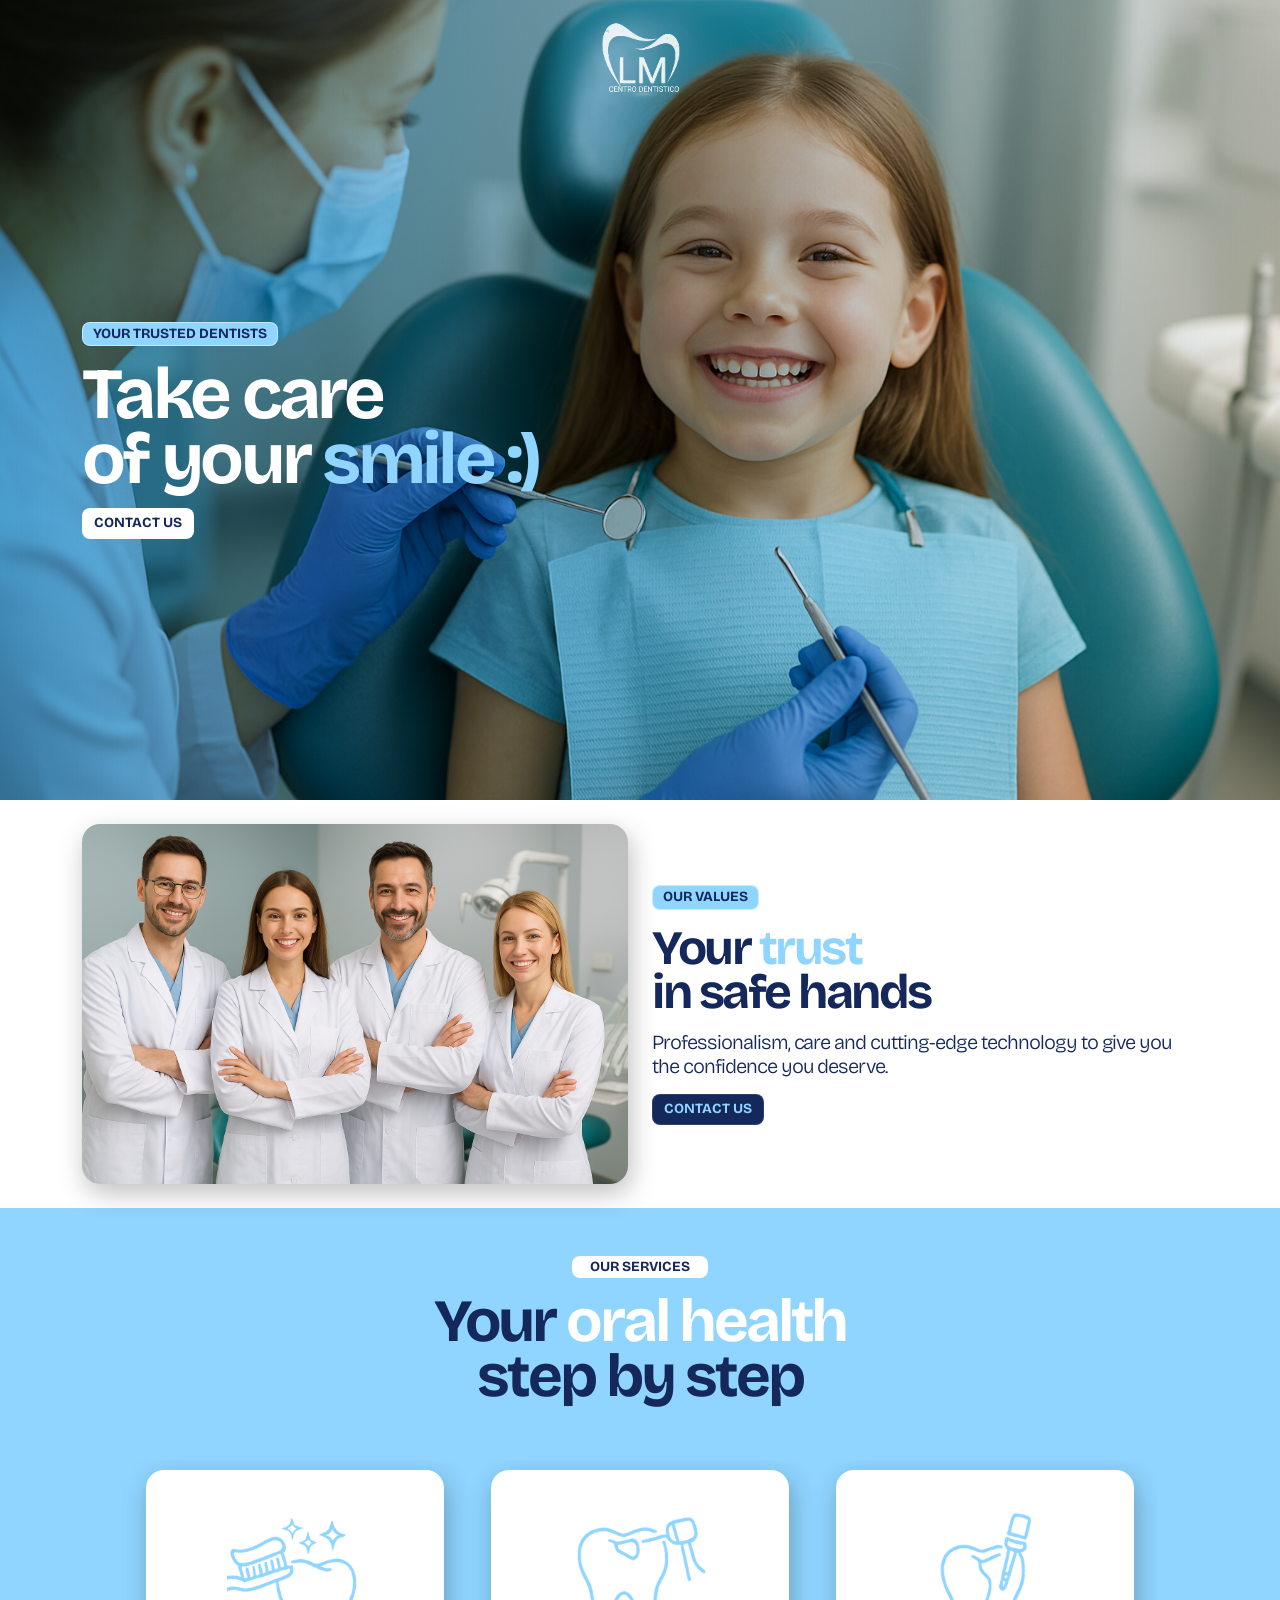
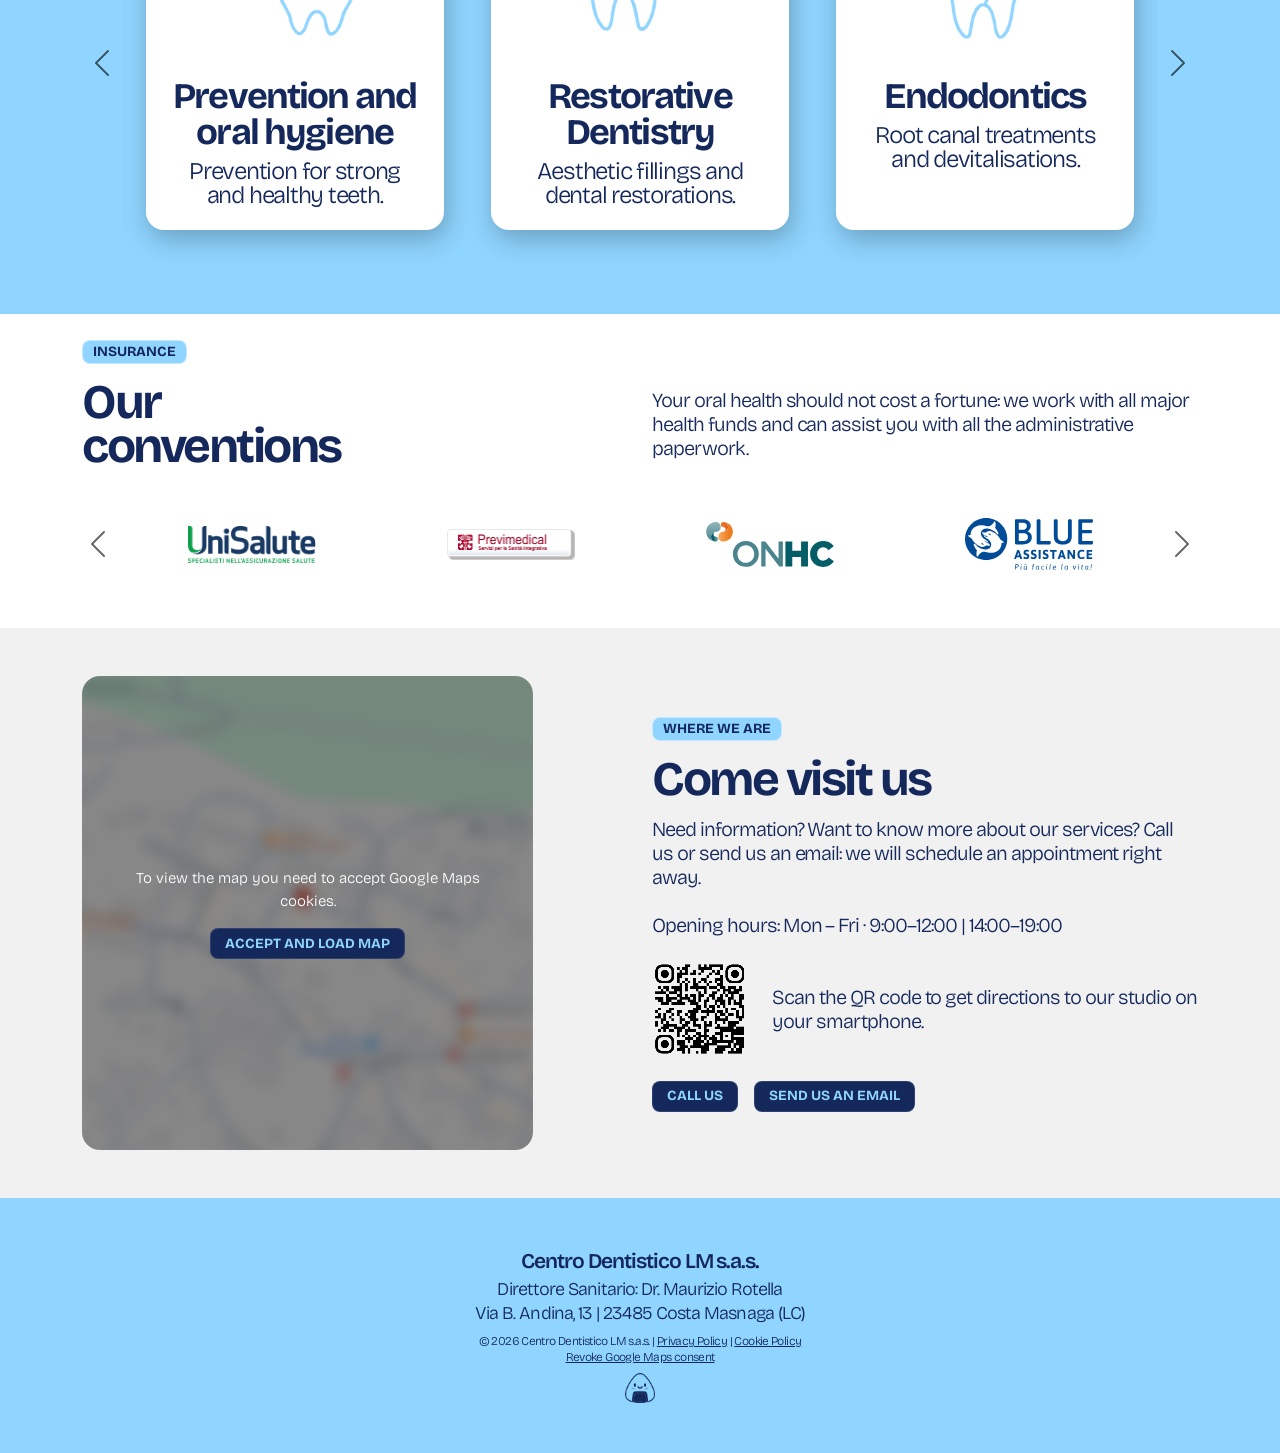
<file: index.html>
<!doctype html><html lang="en"><head><meta charset="UTF-8"><meta name="viewport" content="width=device-width,initial-scale=1"><meta http-equiv="refresh" content="0"><title>Redirecting...</title><script src="/js/redirect.js"></script></head><body><p>Redirecting to your preferred language...</p></body></html>
</file>
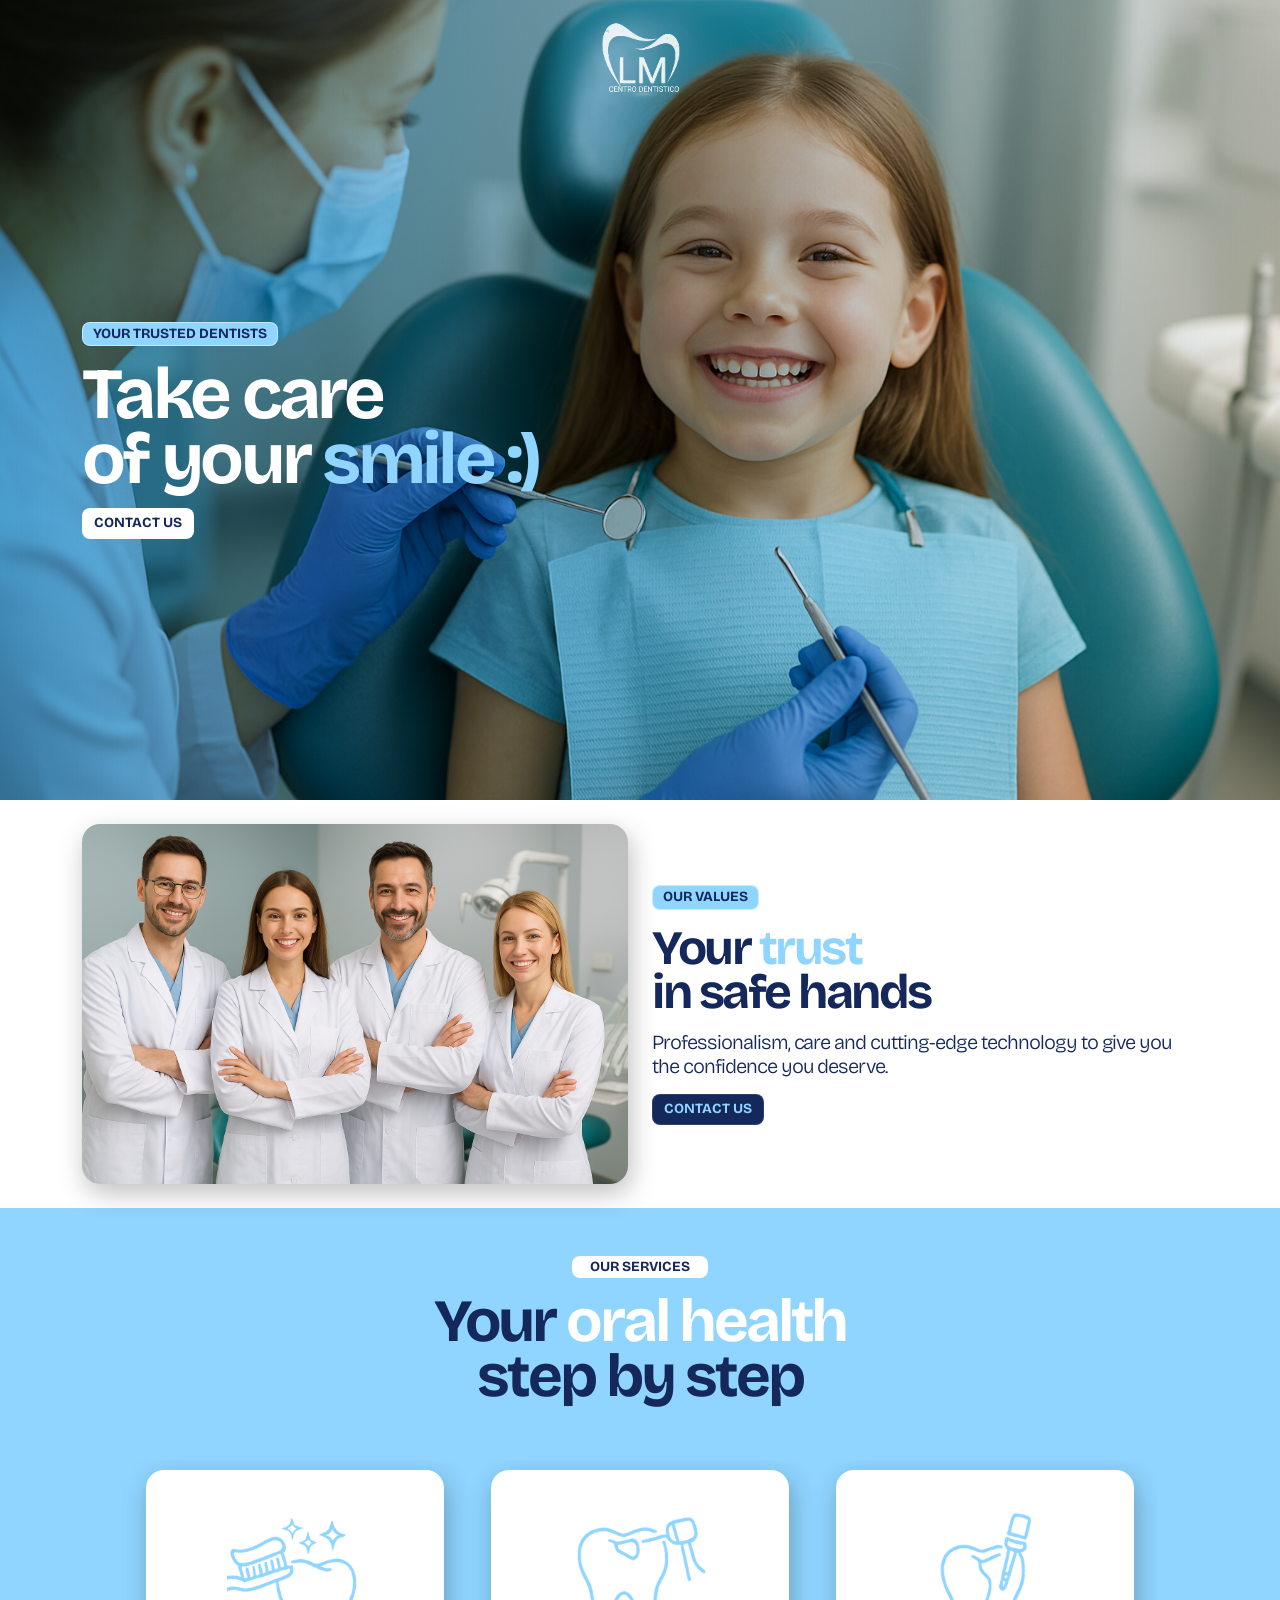
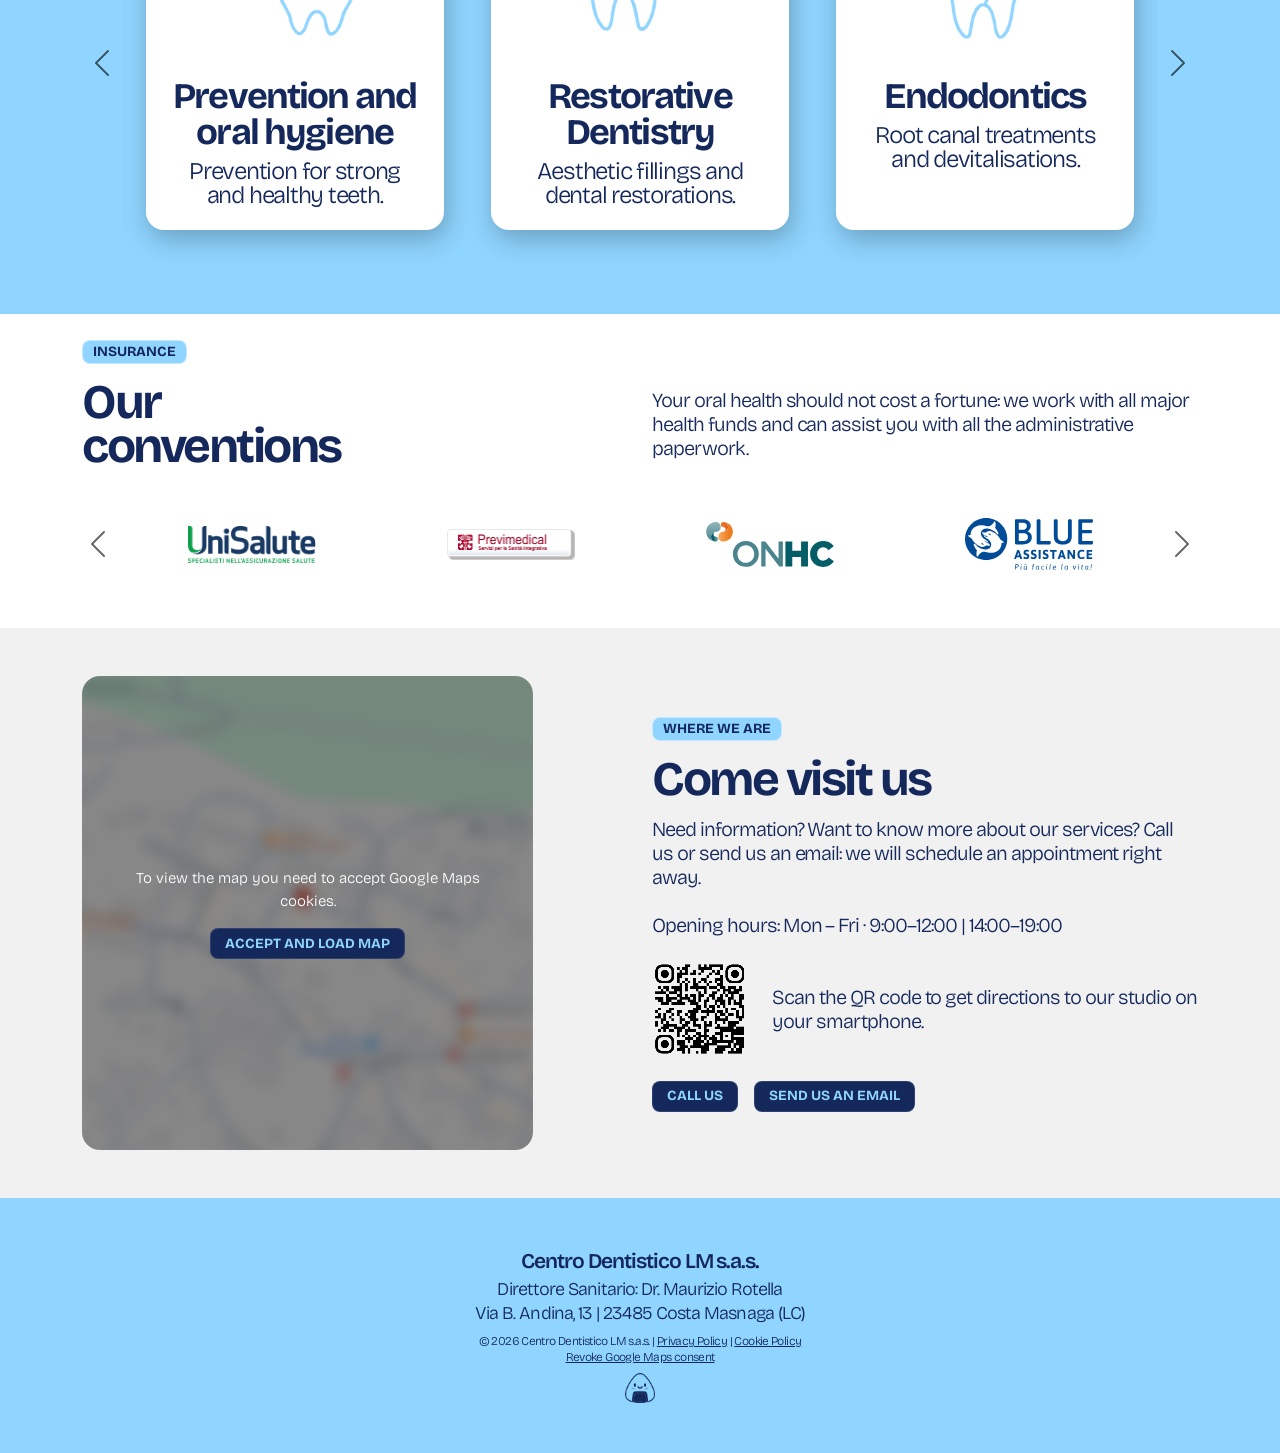
<file: en/index.html>
<!doctype html><html lang="en"><head><meta charset="UTF-8"><meta name="viewport" content="width=device-width,initial-scale=1"><meta http-equiv="Content-Security-Policy" content="default-src 'self'; script-src 'self'; style-src 'self' 'unsafe-inline'; frame-src https://www.google.com https://maps.google.com; img-src 'self' data: https:; font-src 'self'; connect-src 'none';"><meta http-equiv="X-Frame-Options" content="SAMEORIGIN"><meta http-equiv="X-Content-Type-Options" content="nosniff"><meta name="referrer" content="no-referrer-when-downgrade"><meta name="language" content="en"><meta name="description" content="Siamo uno studio dentistico dedicato a fornire cure dentali di alta qualità in un ambiente accogliente e professionale. Il nostro team di esperti è impegnato a garantire la salute orale dei nostri pazienti attraverso trattamenti personalizzati e tecnologie all&#39;avanguardia."><link rel="canonical" href="https://www.studiodentisticolm.it/en/"><meta property="og:title" content="Home — Centro Dentistico LM s.a.s."><meta property="og:description" content="Siamo uno studio dentistico dedicato a fornire cure dentali di alta qualità in un ambiente accogliente e professionale. Il nostro team di esperti è impegnato a garantire la salute orale dei nostri pazienti attraverso trattamenti personalizzati e tecnologie all&#39;avanguardia."><meta property="og:url" content="https://www.studiodentisticolm.it/en/"><meta property="og:type" content="website"><meta property="og:image" content="https://www.studiodentisticolm.it/img/hero/titolo-background@1x.png"><title>Home — Centro Dentistico LM s.a.s.</title><link rel="stylesheet" href="/css/bootstrap.min.css"><link rel="stylesheet" href="/css/style.css"></head><body data-email-user="centrodentisticolm" data-email-domain="gmail.com" data-phone-int="+39" data-phone-prefix="031" data-phone-number="855467"><a href="#main-content" class="skip-link">Skip to main content</a><main id="main-content" aria-label="Main content"><section class="hero-section position-relative overflow-hidden" aria-labelledby="hero-heading"><img src="/img/hero/titolo-background@1x.png" alt="" class="hero-bg"><div class="hero-overlay position-absolute top-0 start-0 w-100 h-100"></div><div class="container-lg position-relative h-100 d-flex flex-column"><div class="row pt-3"><div class="col-12 text-center"><div class="hero-logo"><img src="/img/logos/dentista-logo@1x.png" alt="Logo Centro Dentistico LM" class="hero-logo-img"></div></div></div><div class="row flex-grow-1 align-items-end align-items-md-center pb-4"><div class="col-12 col-md-6 col-lg-5"><div class="row mb-3"><div class="col-12"><span class="section-badge hero-badge">Your trusted dentists</span></div></div><div class="row mb-3"><div class="col-12"><h1 id="hero-heading" class="hero-title">Take care<br>of your <span class="hero-title-accent">smile :)</span></h1></div></div><div class="row mb-4"><div class="col-12"><a href="mailto:#" class="hero-cta email-link">CONTACT US</a></div></div></div></div></div></section><section class="values-section py-3 py-md-4" aria-labelledby="values-heading"><div class="container-lg"><div class="row align-items-center g-4"><div class="col-12 col-md-6 order-2 order-md-1"><img src="/img/team/team@1x.png" alt="The team at Centro Dentistico LM" class="values-team-img"></div><div class="col-12 col-md-6 order-1 order-md-2"><div class="row mb-3"><div class="col-12"><span class="section-badge values-badge">Our values</span></div></div><div class="row mb-3"><div class="col-12"><h2 id="values-heading" class="values-title">Your <span class="values-title-accent">trust</span><br>in safe hands</h2></div></div><div class="row mb-3"><div class="col-12"><p class="values-text">Professionalism, care and cutting-edge technology to give you the confidence you deserve.</p></div></div><div class="row"><div class="col-12"><a href="mailto:#" class="values-cta email-link">CONTACT US</a></div></div></div></div></div></section><section class="services-section py-5" aria-labelledby="services-heading"><div class="container-lg"><div class="row justify-content-center mb-3"><div class="col-auto"><span class="section-badge services-badge">Our services</span></div></div><div class="row justify-content-center mb-5"><div class="col-12 text-center"><h2 id="services-heading" class="services-title">Your <span class="services-title-accent">oral health</span><br>step by step</h2></div></div><div class="d-md-none"><div class="mc-carousel" data-mc-visible="1" data-mc-interval="3000"><div class="mc-viewport services-mc-viewport"><div class="mc-track"><div class="mc-item"><button class="services-card d-flex flex-column align-items-center" data-bs-toggle="modal" data-bs-target="#service-modal-igiene" aria-haspopup="dialog"><img src="/img/icons/01_igiene_orale@1x.png" alt="Prevention and oral hygiene" class="services-card-img"><h3 class="services-card-title">Prevention and oral hygiene</h3><p class="services-card-text mb-0">Prevention for strong and healthy teeth.</p></button></div><div class="mc-item"><button class="services-card d-flex flex-column align-items-center" data-bs-toggle="modal" data-bs-target="#service-modal-conservativa" aria-haspopup="dialog"><img src="/img/icons/02_conservativa@1x.png" alt="Restorative Dentistry" class="services-card-img"><h3 class="services-card-title">Restorative Dentistry</h3><p class="services-card-text mb-0">Aesthetic fillings and dental restorations.</p></button></div><div class="mc-item"><button class="services-card d-flex flex-column align-items-center" data-bs-toggle="modal" data-bs-target="#service-modal-endodonzia" aria-haspopup="dialog"><img src="/img/icons/03_endodonzia@1x.png" alt="Endodontics" class="services-card-img"><h3 class="services-card-title">Endodontics</h3><p class="services-card-text mb-0">Root canal treatments and devitalisations.</p></button></div><div class="mc-item"><button class="services-card d-flex flex-column align-items-center" data-bs-toggle="modal" data-bs-target="#service-modal-protesi" aria-haspopup="dialog"><img src="/img/icons/04_protesi@1x.png" alt="Prosthetics" class="services-card-img"><h3 class="services-card-title">Prosthetics</h3><p class="services-card-text mb-0">Fixed and removable.</p></button></div><div class="mc-item"><button class="services-card d-flex flex-column align-items-center" data-bs-toggle="modal" data-bs-target="#service-modal-implantologia" aria-haspopup="dialog"><img src="/img/icons/05_implantologia@1x.png" alt="Implantology" class="services-card-img"><h3 class="services-card-title">Implantology</h3><p class="services-card-text mb-0">Safe and long-lasting solutions.</p></button></div><div class="mc-item"><button class="services-card d-flex flex-column align-items-center" data-bs-toggle="modal" data-bs-target="#service-modal-ortodonzia" aria-haspopup="dialog"><img src="/img/icons/06_ortodonzia@1x.png" alt="Orthodontics" class="services-card-img"><h3 class="services-card-title">Orthodontics</h3><p class="services-card-text mb-0">Invisible aligners.</p></button></div><div class="mc-item"><button class="services-card d-flex flex-column align-items-center" data-bs-toggle="modal" data-bs-target="#service-modal-parodontologia" aria-haspopup="dialog"><img src="/img/icons/07_parodontologia@1x.png" alt="Periodontology" class="services-card-img"><h3 class="services-card-title">Periodontology</h3><p class="services-card-text mb-0">Treatment of gingivitis and periodontitis.</p></button></div><div class="mc-item"><button class="services-card d-flex flex-column align-items-center" data-bs-toggle="modal" data-bs-target="#service-modal-chirurgia" aria-haspopup="dialog"><img src="/img/icons/08_chirurgia@1x.png" alt="Oral Surgery" class="services-card-img"><h3 class="services-card-title">Oral Surgery</h3><p class="services-card-text mb-0">Extractions in complete safety.</p></button></div><div class="mc-item"><button class="services-card d-flex flex-column align-items-center" data-bs-toggle="modal" data-bs-target="#service-modal-estetica" aria-haspopup="dialog"><img src="/img/icons/09_estetica@1x.png" alt="Aesthetic Dentistry" class="services-card-img"><h3 class="services-card-title">Aesthetic Dentistry</h3><p class="services-card-text mb-0">Teeth whitening and dental veneers.</p></button></div></div></div><button class="mc-prev services-carousel-control" type="button" aria-label="Previous"><span class="carousel-control-prev-icon" aria-hidden="true"></span> <span class="visually-hidden">Previous</span></button> <button class="mc-next services-carousel-control" type="button" aria-label="Next"><span class="carousel-control-next-icon" aria-hidden="true"></span> <span class="visually-hidden">Next</span></button></div></div><div class="d-none d-md-block d-xl-none"><div class="mc-carousel services-carousel-wrap" data-mc-visible="2" data-mc-interval="3000"><div class="mc-viewport services-mc-viewport"><div class="mc-track"><div class="mc-item"><button class="services-card d-flex flex-column align-items-center" data-bs-toggle="modal" data-bs-target="#service-modal-igiene" aria-haspopup="dialog"><img src="/img/icons/01_igiene_orale@1x.png" alt="Prevention and oral hygiene" class="services-card-img"><h3 class="services-card-title">Prevention and oral hygiene</h3><p class="services-card-text mb-0">Prevention for strong and healthy teeth.</p></button></div><div class="mc-item"><button class="services-card d-flex flex-column align-items-center" data-bs-toggle="modal" data-bs-target="#service-modal-conservativa" aria-haspopup="dialog"><img src="/img/icons/02_conservativa@1x.png" alt="Restorative Dentistry" class="services-card-img"><h3 class="services-card-title">Restorative Dentistry</h3><p class="services-card-text mb-0">Aesthetic fillings and dental restorations.</p></button></div><div class="mc-item"><button class="services-card d-flex flex-column align-items-center" data-bs-toggle="modal" data-bs-target="#service-modal-endodonzia" aria-haspopup="dialog"><img src="/img/icons/03_endodonzia@1x.png" alt="Endodontics" class="services-card-img"><h3 class="services-card-title">Endodontics</h3><p class="services-card-text mb-0">Root canal treatments and devitalisations.</p></button></div><div class="mc-item"><button class="services-card d-flex flex-column align-items-center" data-bs-toggle="modal" data-bs-target="#service-modal-protesi" aria-haspopup="dialog"><img src="/img/icons/04_protesi@1x.png" alt="Prosthetics" class="services-card-img"><h3 class="services-card-title">Prosthetics</h3><p class="services-card-text mb-0">Fixed and removable.</p></button></div><div class="mc-item"><button class="services-card d-flex flex-column align-items-center" data-bs-toggle="modal" data-bs-target="#service-modal-implantologia" aria-haspopup="dialog"><img src="/img/icons/05_implantologia@1x.png" alt="Implantology" class="services-card-img"><h3 class="services-card-title">Implantology</h3><p class="services-card-text mb-0">Safe and long-lasting solutions.</p></button></div><div class="mc-item"><button class="services-card d-flex flex-column align-items-center" data-bs-toggle="modal" data-bs-target="#service-modal-ortodonzia" aria-haspopup="dialog"><img src="/img/icons/06_ortodonzia@1x.png" alt="Orthodontics" class="services-card-img"><h3 class="services-card-title">Orthodontics</h3><p class="services-card-text mb-0">Invisible aligners.</p></button></div><div class="mc-item"><button class="services-card d-flex flex-column align-items-center" data-bs-toggle="modal" data-bs-target="#service-modal-parodontologia" aria-haspopup="dialog"><img src="/img/icons/07_parodontologia@1x.png" alt="Periodontology" class="services-card-img"><h3 class="services-card-title">Periodontology</h3><p class="services-card-text mb-0">Treatment of gingivitis and periodontitis.</p></button></div><div class="mc-item"><button class="services-card d-flex flex-column align-items-center" data-bs-toggle="modal" data-bs-target="#service-modal-chirurgia" aria-haspopup="dialog"><img src="/img/icons/08_chirurgia@1x.png" alt="Oral Surgery" class="services-card-img"><h3 class="services-card-title">Oral Surgery</h3><p class="services-card-text mb-0">Extractions in complete safety.</p></button></div><div class="mc-item"><button class="services-card d-flex flex-column align-items-center" data-bs-toggle="modal" data-bs-target="#service-modal-estetica" aria-haspopup="dialog"><img src="/img/icons/09_estetica@1x.png" alt="Aesthetic Dentistry" class="services-card-img"><h3 class="services-card-title">Aesthetic Dentistry</h3><p class="services-card-text mb-0">Teeth whitening and dental veneers.</p></button></div></div></div><button class="mc-prev services-carousel-control" type="button" aria-label="Previous"><span class="carousel-control-prev-icon" aria-hidden="true"></span> <span class="visually-hidden">Previous</span></button> <button class="mc-next services-carousel-control" type="button" aria-label="Next"><span class="carousel-control-next-icon" aria-hidden="true"></span> <span class="visually-hidden">Next</span></button></div></div><div class="d-none d-xl-block"><div class="mc-carousel services-carousel-wrap" data-mc-visible="3" data-mc-interval="3000"><div class="mc-viewport services-mc-viewport"><div class="mc-track"><div class="mc-item"><button class="services-card d-flex flex-column align-items-center" data-bs-toggle="modal" data-bs-target="#service-modal-igiene" aria-haspopup="dialog"><img src="/img/icons/01_igiene_orale@1x.png" alt="Prevention and oral hygiene" class="services-card-img"><h3 class="services-card-title">Prevention and oral hygiene</h3><p class="services-card-text mb-0">Prevention for strong and healthy teeth.</p></button></div><div class="mc-item"><button class="services-card d-flex flex-column align-items-center" data-bs-toggle="modal" data-bs-target="#service-modal-conservativa" aria-haspopup="dialog"><img src="/img/icons/02_conservativa@1x.png" alt="Restorative Dentistry" class="services-card-img"><h3 class="services-card-title">Restorative Dentistry</h3><p class="services-card-text mb-0">Aesthetic fillings and dental restorations.</p></button></div><div class="mc-item"><button class="services-card d-flex flex-column align-items-center" data-bs-toggle="modal" data-bs-target="#service-modal-endodonzia" aria-haspopup="dialog"><img src="/img/icons/03_endodonzia@1x.png" alt="Endodontics" class="services-card-img"><h3 class="services-card-title">Endodontics</h3><p class="services-card-text mb-0">Root canal treatments and devitalisations.</p></button></div><div class="mc-item"><button class="services-card d-flex flex-column align-items-center" data-bs-toggle="modal" data-bs-target="#service-modal-protesi" aria-haspopup="dialog"><img src="/img/icons/04_protesi@1x.png" alt="Prosthetics" class="services-card-img"><h3 class="services-card-title">Prosthetics</h3><p class="services-card-text mb-0">Fixed and removable.</p></button></div><div class="mc-item"><button class="services-card d-flex flex-column align-items-center" data-bs-toggle="modal" data-bs-target="#service-modal-implantologia" aria-haspopup="dialog"><img src="/img/icons/05_implantologia@1x.png" alt="Implantology" class="services-card-img"><h3 class="services-card-title">Implantology</h3><p class="services-card-text mb-0">Safe and long-lasting solutions.</p></button></div><div class="mc-item"><button class="services-card d-flex flex-column align-items-center" data-bs-toggle="modal" data-bs-target="#service-modal-ortodonzia" aria-haspopup="dialog"><img src="/img/icons/06_ortodonzia@1x.png" alt="Orthodontics" class="services-card-img"><h3 class="services-card-title">Orthodontics</h3><p class="services-card-text mb-0">Invisible aligners.</p></button></div><div class="mc-item"><button class="services-card d-flex flex-column align-items-center" data-bs-toggle="modal" data-bs-target="#service-modal-parodontologia" aria-haspopup="dialog"><img src="/img/icons/07_parodontologia@1x.png" alt="Periodontology" class="services-card-img"><h3 class="services-card-title">Periodontology</h3><p class="services-card-text mb-0">Treatment of gingivitis and periodontitis.</p></button></div><div class="mc-item"><button class="services-card d-flex flex-column align-items-center" data-bs-toggle="modal" data-bs-target="#service-modal-chirurgia" aria-haspopup="dialog"><img src="/img/icons/08_chirurgia@1x.png" alt="Oral Surgery" class="services-card-img"><h3 class="services-card-title">Oral Surgery</h3><p class="services-card-text mb-0">Extractions in complete safety.</p></button></div><div class="mc-item"><button class="services-card d-flex flex-column align-items-center" data-bs-toggle="modal" data-bs-target="#service-modal-estetica" aria-haspopup="dialog"><img src="/img/icons/09_estetica@1x.png" alt="Aesthetic Dentistry" class="services-card-img"><h3 class="services-card-title">Aesthetic Dentistry</h3><p class="services-card-text mb-0">Teeth whitening and dental veneers.</p></button></div></div></div><button class="mc-prev services-carousel-control" type="button" aria-label="Previous"><span class="carousel-control-prev-icon" aria-hidden="true"></span> <span class="visually-hidden">Previous</span></button> <button class="mc-next services-carousel-control" type="button" aria-label="Next"><span class="carousel-control-next-icon" aria-hidden="true"></span> <span class="visually-hidden">Next</span></button></div></div></div></section><div class="modal fade" id="service-modal-igiene" tabindex="-1" aria-labelledby="service-modal-igiene-label" aria-hidden="true"><div class="modal-dialog modal-dialog-centered"><div class="modal-content"><div class="modal-header border-0 pb-0"><h4 class="modal-title services-modal-title" id="service-modal-igiene-label">Prevention and oral hygiene</h4><button type="button" class="btn-close" data-bs-dismiss="modal" aria-label="Close"></button></div><div class="modal-body pt-2"><p class="services-modal-subtitle">Prevention and Oral Hygiene: professional oral hygiene (scaling, check-ups, fissure sealants, fluoride prophylaxis and oral hygiene education)</p><p class="services-modal-description">Prevention is the foundation of a healthy mouth. Through regular check-ups and professional oral hygiene sessions, we help patients prevent cavities, gingivitis and other oral diseases. We educate adults and children on proper daily hygiene to keep their smile healthy over time.</p></div></div></div></div><div class="modal fade" id="service-modal-conservativa" tabindex="-1" aria-labelledby="service-modal-conservativa-label" aria-hidden="true"><div class="modal-dialog modal-dialog-centered"><div class="modal-content"><div class="modal-header border-0 pb-0"><h4 class="modal-title services-modal-title" id="service-modal-conservativa-label">Restorative Dentistry</h4><button type="button" class="btn-close" data-bs-dismiss="modal" aria-label="Close"></button></div><div class="modal-body pt-2"><p class="services-modal-subtitle">Restorative Dentistry: aesthetic fillings and dental restorations</p><p class="services-modal-description">We treat teeth damaged by decay or trauma, preserving as much of the natural tooth structure as possible. We use high-quality aesthetic materials for functional and long-lasting fillings and restorations.</p></div></div></div></div><div class="modal fade" id="service-modal-endodonzia" tabindex="-1" aria-labelledby="service-modal-endodonzia-label" aria-hidden="true"><div class="modal-dialog modal-dialog-centered"><div class="modal-content"><div class="modal-header border-0 pb-0"><h4 class="modal-title services-modal-title" id="service-modal-endodonzia-label">Endodontics</h4><button type="button" class="btn-close" data-bs-dismiss="modal" aria-label="Close"></button></div><div class="modal-body pt-2"><p class="services-modal-subtitle">Endodontics: devitalisations, root canal treatments and endodontic retreatments</p><p class="services-modal-description">When decay reaches the inner part of the tooth, we intervene with precise and painless root canal treatments. Our goal is to eliminate the infection, save the natural tooth and restore its functionality.</p></div></div></div></div><div class="modal fade" id="service-modal-protesi" tabindex="-1" aria-labelledby="service-modal-protesi-label" aria-hidden="true"><div class="modal-dialog modal-dialog-centered"><div class="modal-content"><div class="modal-header border-0 pb-0"><h4 class="modal-title services-modal-title" id="service-modal-protesi-label">Prosthetics</h4><button type="button" class="btn-close" data-bs-dismiss="modal" aria-label="Close"></button></div><div class="modal-body pt-2"><p class="services-modal-subtitle">Prosthetics: fixed and removable</p><p class="services-modal-description">We create custom fixed and removable prostheses, designed to ensure comfort, aesthetics and functionality. Each solution is tailored to restore a natural smile and proper chewing.</p></div></div></div></div><div class="modal fade" id="service-modal-implantologia" tabindex="-1" aria-labelledby="service-modal-implantologia-label" aria-hidden="true"><div class="modal-dialog modal-dialog-centered"><div class="modal-content"><div class="modal-header border-0 pb-0"><h4 class="modal-title services-modal-title" id="service-modal-implantologia-label">Implantology</h4><button type="button" class="btn-close" data-bs-dismiss="modal" aria-label="Close"></button></div><div class="modal-body pt-2"><p class="services-modal-subtitle">Implantology: dental implants, immediate loading implantology and bone regeneration</p><p class="services-modal-description">Dental implants are a safe and long-lasting solution for replacing one or more missing teeth. Thanks to modern techniques and high-quality materials, we restore aesthetics and functionality in a stable and reliable way.</p></div></div></div></div><div class="modal fade" id="service-modal-ortodonzia" tabindex="-1" aria-labelledby="service-modal-ortodonzia-label" aria-hidden="true"><div class="modal-dialog modal-dialog-centered"><div class="modal-content"><div class="modal-header border-0 pb-0"><h4 class="modal-title services-modal-title" id="service-modal-ortodonzia-label">Orthodontics</h4><button type="button" class="btn-close" data-bs-dismiss="modal" aria-label="Close"></button></div><div class="modal-body pt-2"><p class="services-modal-subtitle">Orthodontics: invisible aligners</p><p class="services-modal-description">We correct dental misalignments and chewing problems in children, adolescents and adults. We offer solutions such as invisible orthodontic treatments, designed to combine effectiveness and discretion.</p></div></div></div></div><div class="modal fade" id="service-modal-parodontologia" tabindex="-1" aria-labelledby="service-modal-parodontologia-label" aria-hidden="true"><div class="modal-dialog modal-dialog-centered"><div class="modal-content"><div class="modal-header border-0 pb-0"><h4 class="modal-title services-modal-title" id="service-modal-parodontologia-label">Periodontology</h4><button type="button" class="btn-close" data-bs-dismiss="modal" aria-label="Close"></button></div><div class="modal-body pt-2"><p class="services-modal-subtitle">Periodontology: treatment of gingivitis, periodontitis, root planing and periodontal surgery</p><p class="services-modal-description">We treat gum diseases such as gingivitis and periodontitis, with targeted therapies to preserve the health of the tooth&#39;s supporting tissues and prevent tooth loss.</p></div></div></div></div><div class="modal fade" id="service-modal-chirurgia" tabindex="-1" aria-labelledby="service-modal-chirurgia-label" aria-hidden="true"><div class="modal-dialog modal-dialog-centered"><div class="modal-content"><div class="modal-header border-0 pb-0"><h4 class="modal-title services-modal-title" id="service-modal-chirurgia-label">Oral Surgery</h4><button type="button" class="btn-close" data-bs-dismiss="modal" aria-label="Close"></button></div><div class="modal-body pt-2"><p class="services-modal-subtitle">Oral Surgery: extractions in complete safety</p><p class="services-modal-description">We perform oral surgery procedures such as simple and complex extractions, including wisdom teeth, in a safe and controlled environment.</p></div></div></div></div><div class="modal fade" id="service-modal-estetica" tabindex="-1" aria-labelledby="service-modal-estetica-label" aria-hidden="true"><div class="modal-dialog modal-dialog-centered"><div class="modal-content"><div class="modal-header border-0 pb-0"><h4 class="modal-title services-modal-title" id="service-modal-estetica-label">Aesthetic Dentistry</h4><button type="button" class="btn-close" data-bs-dismiss="modal" aria-label="Close"></button></div><div class="modal-body pt-2"><p class="services-modal-subtitle">Aesthetic Dentistry: teeth whitening and dental veneers</p><p class="services-modal-description">We improve the aesthetics of the smile through treatments such as teeth whitening and veneers, to achieve whiter, more harmonious and natural-looking teeth.</p></div></div></div></div><section class="conventions-section py-4" aria-labelledby="conventions-heading"><div class="container-lg"><div class="row mb-3"><div class="col-12"><span class="section-badge conventions-badge">Insurance</span></div></div><div class="row align-items-center mb-3"><div class="col-12 col-md-6 mb-3 mb-md-0"><h2 id="conventions-heading" class="conventions-title">Our<br>conventions</h2></div><div class="col-12 col-md-6"><p class="conventions-text mb-0">Your oral health should not cost a fortune: we work with all major health funds and can assist you with all the administrative paperwork.</p></div></div><div class="d-md-none"><div class="mc-carousel conventions-carousel-wrap" data-mc-visible="2" data-mc-interval="3000"><div class="mc-viewport"><div class="mc-track"><div class="mc-item"><div class="conventions-logo-card d-flex align-items-center justify-content-center"><img src="/img/conventions/unisalute@1x.png" alt="UniSalute" class="conventions-logo-img"></div></div><div class="mc-item"><div class="conventions-logo-card d-flex align-items-center justify-content-center"><img src="/img/conventions/previmedical@1x.png" alt="Previmedical" class="conventions-logo-img"></div></div><div class="mc-item"><div class="conventions-logo-card d-flex align-items-center justify-content-center"><img src="/img/conventions/odontonetwork@1x.svg" alt="OdontoNetwork" class="conventions-logo-img"></div></div><div class="mc-item"><div class="conventions-logo-card d-flex align-items-center justify-content-center"><img src="/img/conventions/blueassistance@1x.svg" alt="Blue Assistance" class="conventions-logo-img"></div></div><div class="mc-item"><div class="conventions-logo-card d-flex align-items-center justify-content-center"><img src="/img/conventions/sanilog@1x.webp" alt="Sanilog" class="conventions-logo-img"></div></div><div class="mc-item"><div class="conventions-logo-card d-flex align-items-center justify-content-center"><img src="/img/conventions/metasalute@1x.png" alt="MetaSalute" class="conventions-logo-img"></div></div></div></div><button class="mc-prev conventions-carousel-control" type="button" aria-label="Previous"><span class="carousel-control-prev-icon" aria-hidden="true"></span> <span class="visually-hidden">Previous</span></button> <button class="mc-next conventions-carousel-control" type="button" aria-label="Next"><span class="carousel-control-next-icon" aria-hidden="true"></span> <span class="visually-hidden">Next</span></button></div></div><div class="d-none d-md-block"><div class="mc-carousel conventions-carousel-wrap" data-mc-visible="4" data-mc-interval="3000"><div class="mc-viewport"><div class="mc-track"><div class="mc-item"><div class="conventions-logo-card d-flex align-items-center justify-content-center"><img src="/img/conventions/unisalute@1x.png" alt="UniSalute" class="conventions-logo-img"></div></div><div class="mc-item"><div class="conventions-logo-card d-flex align-items-center justify-content-center"><img src="/img/conventions/previmedical@1x.png" alt="Previmedical" class="conventions-logo-img"></div></div><div class="mc-item"><div class="conventions-logo-card d-flex align-items-center justify-content-center"><img src="/img/conventions/odontonetwork@1x.svg" alt="OdontoNetwork" class="conventions-logo-img"></div></div><div class="mc-item"><div class="conventions-logo-card d-flex align-items-center justify-content-center"><img src="/img/conventions/blueassistance@1x.svg" alt="Blue Assistance" class="conventions-logo-img"></div></div><div class="mc-item"><div class="conventions-logo-card d-flex align-items-center justify-content-center"><img src="/img/conventions/sanilog@1x.webp" alt="Sanilog" class="conventions-logo-img"></div></div><div class="mc-item"><div class="conventions-logo-card d-flex align-items-center justify-content-center"><img src="/img/conventions/metasalute@1x.png" alt="MetaSalute" class="conventions-logo-img"></div></div></div></div><button class="mc-prev conventions-carousel-control" type="button" aria-label="Previous"><span class="carousel-control-prev-icon" aria-hidden="true"></span> <span class="visually-hidden">Previous</span></button> <button class="mc-next conventions-carousel-control" type="button" aria-label="Next"><span class="carousel-control-next-icon" aria-hidden="true"></span> <span class="visually-hidden">Next</span></button></div></div></div></section><section class="location-section py-5" id="contatti" aria-labelledby="location-heading"><div class="container-lg"><div class="row g-4 align-items-center"><div class="col-12 col-md-5 order-2 order-md-1 d-flex justify-content-center justify-content-md-start"><button type="button" class="location-map-link d-md-none" data-bs-toggle="modal" data-bs-target="#maps-choice-modal" aria-haspopup="dialog"><img src="/img/maps/studio-map@1x.png" alt="Mappa Studio Dentistico LM" class="location-map-img"> <span class="location-map-btn">Tap to open maps</span></button><div class="location-map-consent d-none d-md-flex" id="mapConsentBox" data-src="https://maps.google.com/maps?q=Via+B.+Andina,+13,+23485+Costa+Masnaga+LC&amp;t=&amp;z=16&amp;ie=UTF8&amp;iwloc=&amp;output=embed"><div class="text-center"><p class="location-map-consent-text">To view the map you need to accept Google Maps cookies.</p><button class="location-cta mx-auto" id="mapConsentBtn">Accept and load map</button></div></div><iframe class="location-map-iframe map-hidden" id="mapIframe" sandbox="allow-same-origin allow-scripts allow-popups" allowfullscreen="" referrerpolicy="no-referrer-when-downgrade" title="Mappa Studio Dentistico LM"></iframe></div><div class="col-md-1 d-none d-md-block order-md-2"></div><div class="col-12 col-md-6 order-1 order-md-3"><div class="row mb-3"><div class="col-12"><span class="section-badge location-badge">Where we are</span></div></div><div class="row mb-3"><div class="col-12"><h2 id="location-heading" class="location-title">Come visit us</h2></div></div><div class="row mb-4"><div class="col-12"><p class="location-text mb-0">Need information? Want to know more about our services? Call us or send us an email: we will schedule an appointment right away.</p></div></div><div class="row mb-4"><div class="col-12"><p class="location-text mb-0">Opening hours: Mon – Fri · 9:00–12:00 | 14:00–19:00</p></div></div><div class="row mb-4 d-none d-md-flex align-items-center"><div class="col-auto"><img src="/img/qr-code@1x.png" alt="QR Code for directions to the studio" class="location-qr-img"></div><div class="col"><p class="location-text mb-0">Scan the QR code to get directions to our studio on your smartphone.</p></div></div><div class="row"><div class="col-12"><div class="d-flex flex-wrap gap-3"><a href="tel:" class="location-cta phone-link">Call us</a> <a href="mailto:#" class="location-cta email-link">Send us an email</a></div></div></div></div></div></div><div class="modal fade" id="maps-choice-modal" tabindex="-1" aria-labelledby="maps-choice-modal-label" aria-hidden="true"><div class="modal-dialog modal-dialog-centered"><div class="modal-content maps-choice-modal-content"><div class="modal-header border-0 pb-0"><h4 class="modal-title maps-choice-modal-title" id="maps-choice-modal-label">Choose how to open maps</h4><button type="button" class="btn-close" data-bs-dismiss="modal" aria-label="Close"></button></div><div class="modal-body pt-3"><div class="d-flex flex-column gap-2"><a href="https://maps.google.com/?q=Via+B.+Andina,+13,+23485+Costa+Masnaga+LC" target="_blank" rel="noopener noreferrer" class="maps-choice-btn">Open in Google Maps</a> <a href="https://maps.apple/p/30d4IB0Qpb2ZWI" target="_blank" rel="noopener noreferrer" class="maps-choice-btn">Open in Apple Maps</a> <a href="https://ul.waze.com/ul?place=ChIJE9BLxIChhkcRhQDbXxaYeRQ&amp;ll=45.77022720%2C9.27395290&amp;navigate=yes&amp;utm_campaign=default&amp;utm_source=waze_website&amp;utm_medium=lm_share_location" target="_blank" rel="noopener noreferrer" class="maps-choice-btn">Open in Waze</a></div></div></div></div></div></section></main><footer class="footer-section" aria-label="Site footer"><div class="container-lg h-100 d-flex flex-column justify-content-center align-items-center"><div class="text-center mb-2"><p class="footer-title mb-1">Centro Dentistico LM s.a.s.</p><p class="footer-info mb-0">Direttore Sanitario: Dr. Maurizio Rotella</p><p class="footer-info mb-0">Via B. Andina, 13 | 23485 Costa Masnaga (LC)</p></div><div class="text-center mb-2"><p class="footer-legal mb-0">© 2026 Centro Dentistico LM s.a.s.&nbsp;|&nbsp;<a href="/en/privacy-policy/" class="footer-link">Privacy Policy</a>&nbsp;|&nbsp;<a href="/en/cookie-policy/" class="footer-link">Cookie Policy</a></p><p class="footer-legal mb-0"><button id="resetPrivacyBtn" class="footer-link footer-reset-btn">Revoke Google Maps consent</button></p></div><div class="text-center"><img src="/img/logos/onigiri-studio-icon@1x.png" alt="Onigiri Studio" class="footer-logo"></div></div></footer><script src="/js/bootstrap.bundle.min.js"></script><script src="/js/script.js"></script></body></html>
</file>
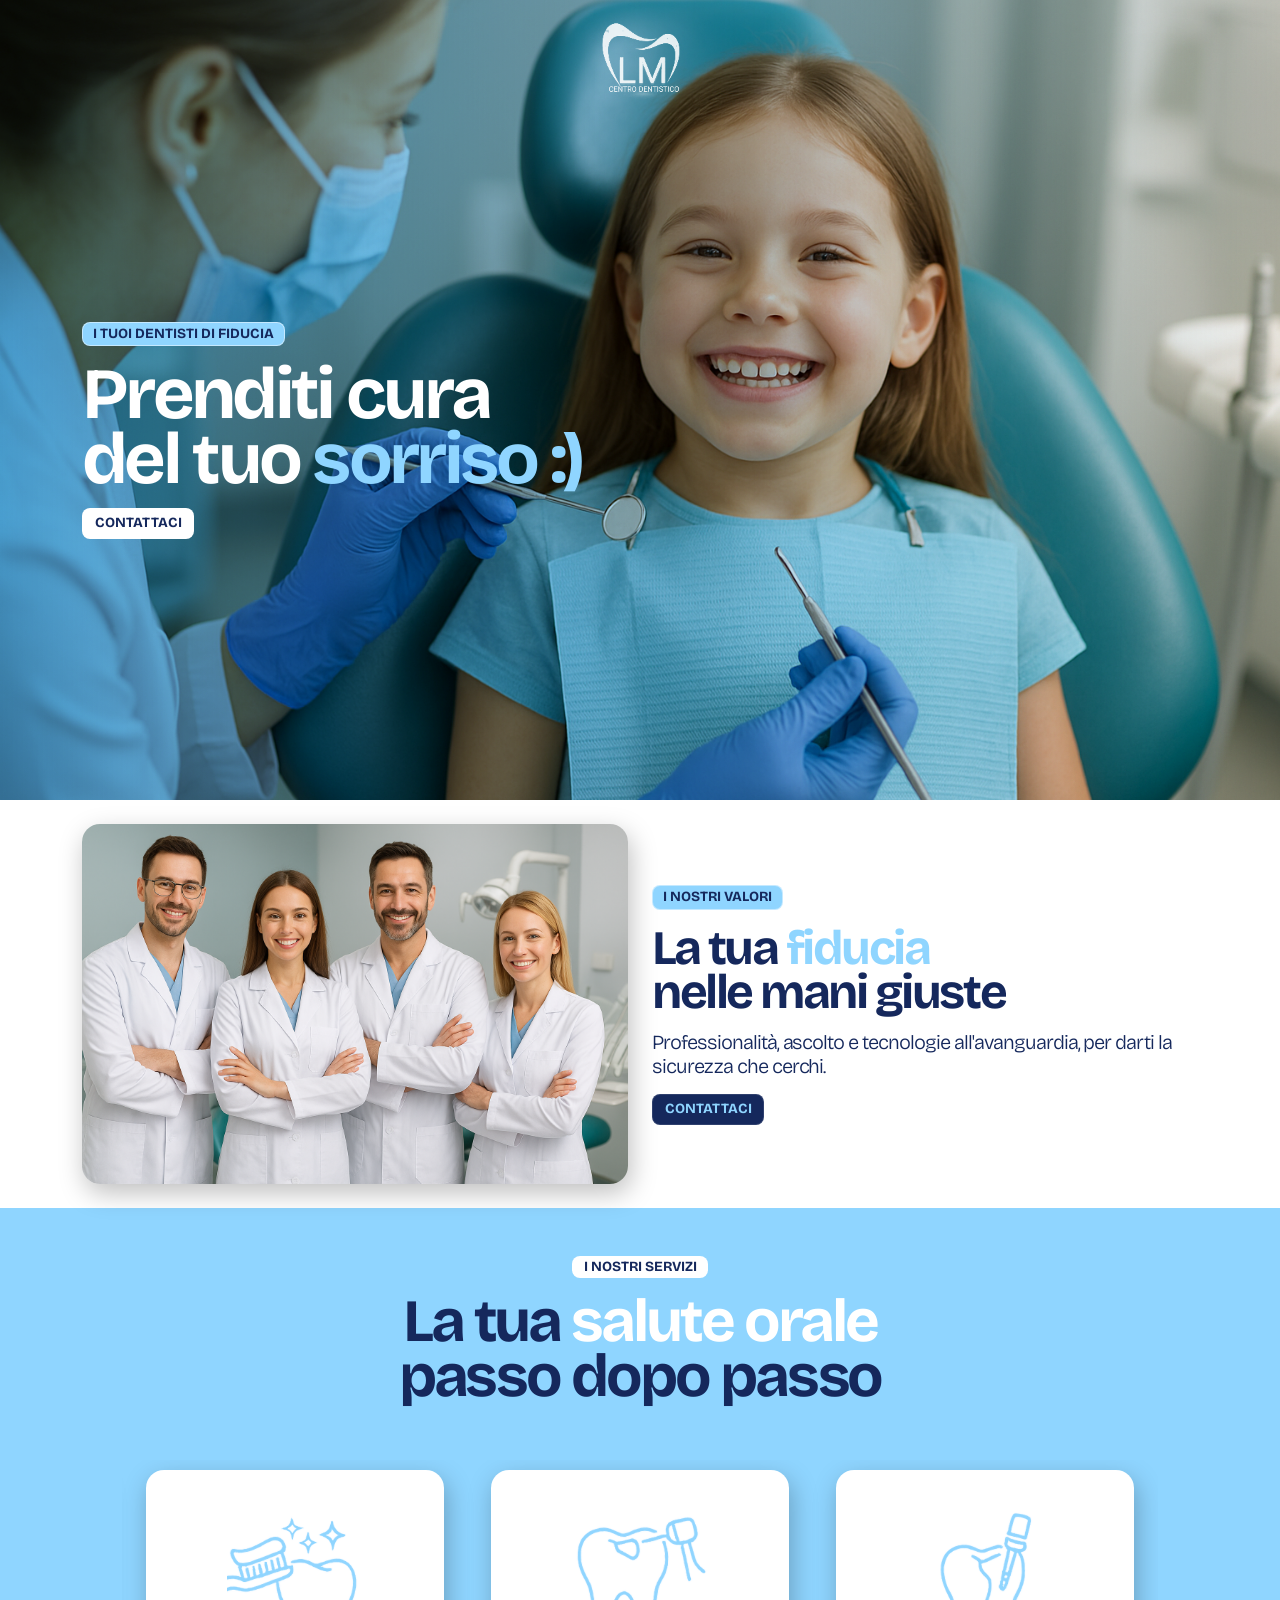
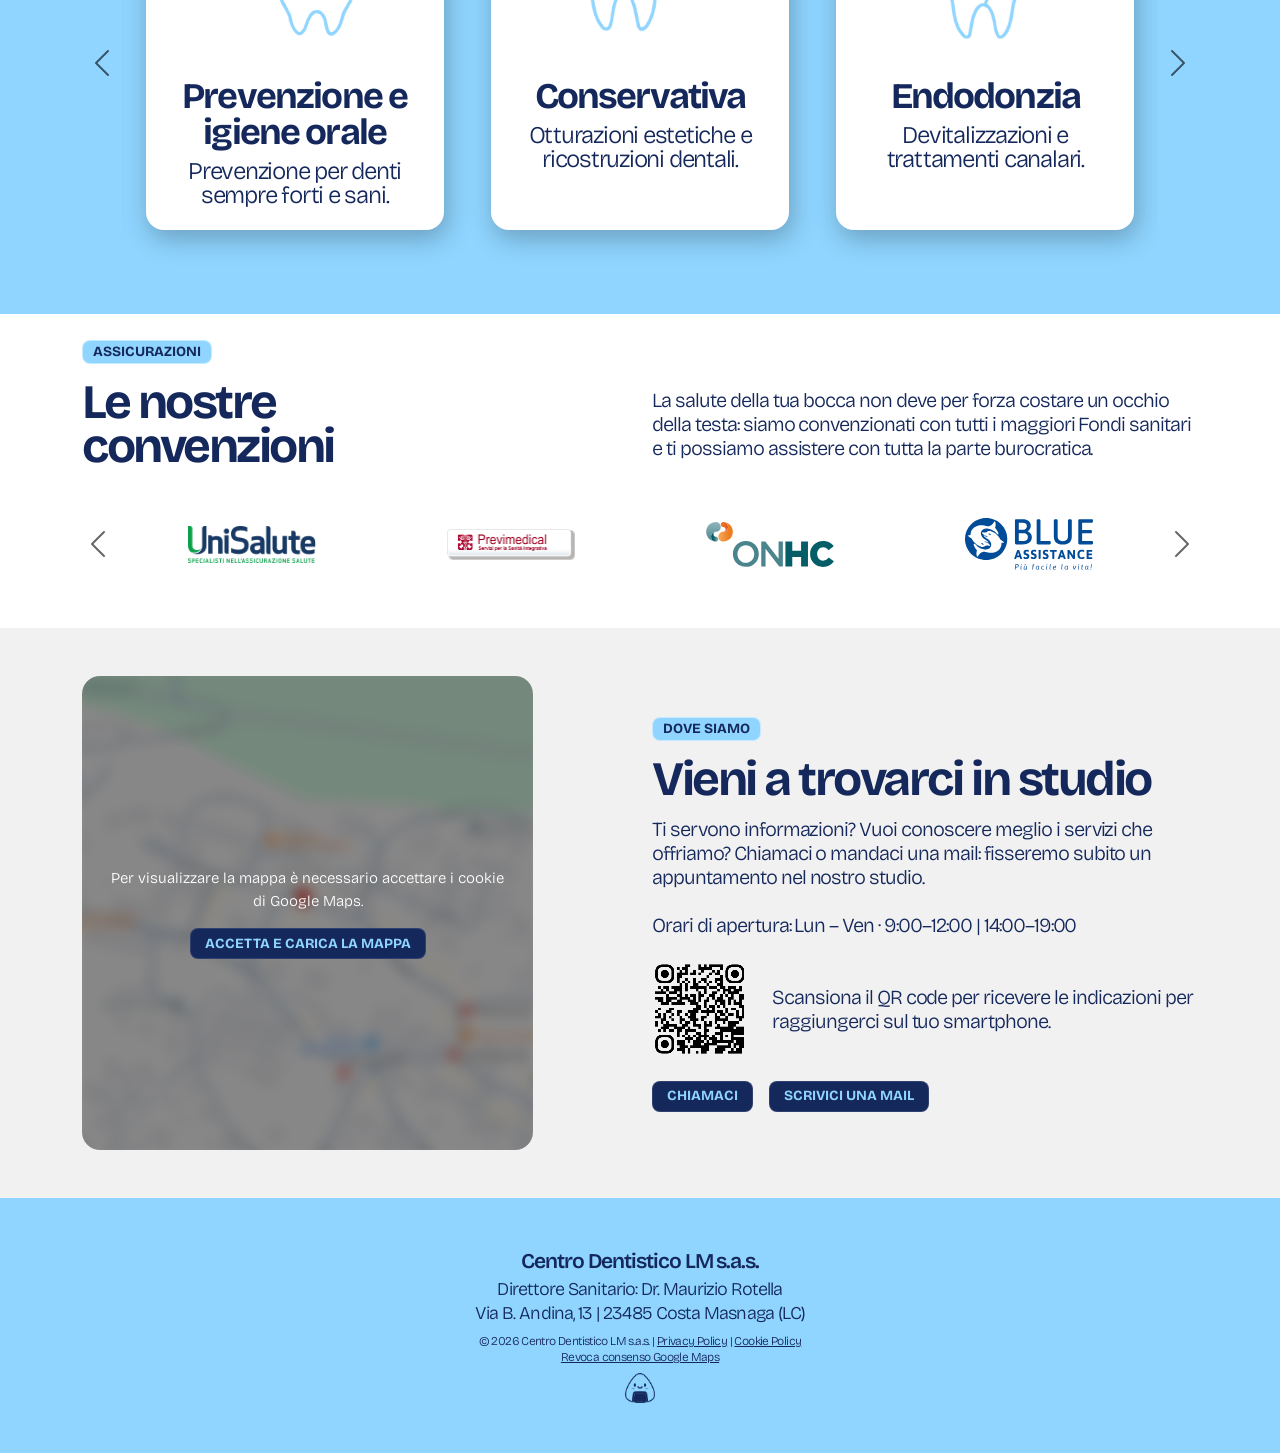
<file: it/index.html>
<!doctype html><html lang="it"><head><meta charset="UTF-8"><meta name="viewport" content="width=device-width,initial-scale=1"><meta http-equiv="Content-Security-Policy" content="default-src 'self'; script-src 'self'; style-src 'self' 'unsafe-inline'; frame-src https://www.google.com https://maps.google.com; img-src 'self' data: https:; font-src 'self'; connect-src 'none';"><meta http-equiv="X-Frame-Options" content="SAMEORIGIN"><meta http-equiv="X-Content-Type-Options" content="nosniff"><meta name="referrer" content="no-referrer-when-downgrade"><meta name="language" content="it"><meta name="description" content="Siamo uno studio dentistico dedicato a fornire cure dentali di alta qualità in un ambiente accogliente e professionale. Il nostro team di esperti è impegnato a garantire la salute orale dei nostri pazienti attraverso trattamenti personalizzati e tecnologie all&#39;avanguardia."><link rel="canonical" href="https://www.studiodentisticolm.it/it/"><meta property="og:title" content="Home — Centro Dentistico LM s.a.s."><meta property="og:description" content="Siamo uno studio dentistico dedicato a fornire cure dentali di alta qualità in un ambiente accogliente e professionale. Il nostro team di esperti è impegnato a garantire la salute orale dei nostri pazienti attraverso trattamenti personalizzati e tecnologie all&#39;avanguardia."><meta property="og:url" content="https://www.studiodentisticolm.it/it/"><meta property="og:type" content="website"><meta property="og:image" content="https://www.studiodentisticolm.it/img/hero/titolo-background@1x.png"><title>Home — Centro Dentistico LM s.a.s.</title><link rel="stylesheet" href="/css/bootstrap.min.css"><link rel="stylesheet" href="/css/style.css"></head><body data-email-user="centrodentisticolm" data-email-domain="gmail.com" data-phone-int="+39" data-phone-prefix="031" data-phone-number="855467"><a href="#main-content" class="skip-link">Salta al contenuto principale</a><main id="main-content" aria-label="Contenuto principale"><section class="hero-section position-relative overflow-hidden" aria-labelledby="hero-heading"><img src="/img/hero/titolo-background@1x.png" alt="" class="hero-bg"><div class="hero-overlay position-absolute top-0 start-0 w-100 h-100"></div><div class="container-lg position-relative h-100 d-flex flex-column"><div class="row pt-3"><div class="col-12 text-center"><div class="hero-logo"><img src="/img/logos/dentista-logo@1x.png" alt="Logo Centro Dentistico LM" class="hero-logo-img"></div></div></div><div class="row flex-grow-1 align-items-end align-items-md-center pb-4"><div class="col-12 col-md-6 col-lg-5"><div class="row mb-3"><div class="col-12"><span class="section-badge hero-badge">I tuoi dentisti di fiducia</span></div></div><div class="row mb-3"><div class="col-12"><h1 id="hero-heading" class="hero-title">Prenditi cura<br>del tuo <span class="hero-title-accent">sorriso :)</span></h1></div></div><div class="row mb-4"><div class="col-12"><a href="mailto:#" class="hero-cta email-link">CONTATTACI</a></div></div></div></div></div></section><section class="values-section py-3 py-md-4" aria-labelledby="values-heading"><div class="container-lg"><div class="row align-items-center g-4"><div class="col-12 col-md-6 order-2 order-md-1"><img src="/img/team/team@1x.png" alt="Il team del Centro Dentistico LM" class="values-team-img"></div><div class="col-12 col-md-6 order-1 order-md-2"><div class="row mb-3"><div class="col-12"><span class="section-badge values-badge">I nostri valori</span></div></div><div class="row mb-3"><div class="col-12"><h2 id="values-heading" class="values-title">La tua <span class="values-title-accent">fiducia</span><br>nelle mani giuste</h2></div></div><div class="row mb-3"><div class="col-12"><p class="values-text">Professionalità, ascolto e tecnologie all&#39;avanguardia, per darti la sicurezza che cerchi.</p></div></div><div class="row"><div class="col-12"><a href="mailto:#" class="values-cta email-link">CONTATTACI</a></div></div></div></div></div></section><section class="services-section py-5" aria-labelledby="services-heading"><div class="container-lg"><div class="row justify-content-center mb-3"><div class="col-auto"><span class="section-badge services-badge">I nostri servizi</span></div></div><div class="row justify-content-center mb-5"><div class="col-12 text-center"><h2 id="services-heading" class="services-title">La tua <span class="services-title-accent">salute orale</span><br>passo dopo passo</h2></div></div><div class="d-md-none"><div class="mc-carousel" data-mc-visible="1" data-mc-interval="3000"><div class="mc-viewport services-mc-viewport"><div class="mc-track"><div class="mc-item"><button class="services-card d-flex flex-column align-items-center" data-bs-toggle="modal" data-bs-target="#service-modal-igiene" aria-haspopup="dialog"><img src="/img/icons/01_igiene_orale@1x.png" alt="Prevenzione e igiene orale" class="services-card-img"><h3 class="services-card-title">Prevenzione e igiene orale</h3><p class="services-card-text mb-0">Prevenzione per denti sempre forti e sani.</p></button></div><div class="mc-item"><button class="services-card d-flex flex-column align-items-center" data-bs-toggle="modal" data-bs-target="#service-modal-conservativa" aria-haspopup="dialog"><img src="/img/icons/02_conservativa@1x.png" alt="Conservativa" class="services-card-img"><h3 class="services-card-title">Conservativa</h3><p class="services-card-text mb-0">Otturazioni estetiche e ricostruzioni dentali.</p></button></div><div class="mc-item"><button class="services-card d-flex flex-column align-items-center" data-bs-toggle="modal" data-bs-target="#service-modal-endodonzia" aria-haspopup="dialog"><img src="/img/icons/03_endodonzia@1x.png" alt="Endodonzia" class="services-card-img"><h3 class="services-card-title">Endodonzia</h3><p class="services-card-text mb-0">Devitalizzazioni e trattamenti canalari.</p></button></div><div class="mc-item"><button class="services-card d-flex flex-column align-items-center" data-bs-toggle="modal" data-bs-target="#service-modal-protesi" aria-haspopup="dialog"><img src="/img/icons/04_protesi@1x.png" alt="Protesi" class="services-card-img"><h3 class="services-card-title">Protesi</h3><p class="services-card-text mb-0">Fisse e mobili.</p></button></div><div class="mc-item"><button class="services-card d-flex flex-column align-items-center" data-bs-toggle="modal" data-bs-target="#service-modal-implantologia" aria-haspopup="dialog"><img src="/img/icons/05_implantologia@1x.png" alt="Implantologia" class="services-card-img"><h3 class="services-card-title">Implantologia</h3><p class="services-card-text mb-0">Soluzioni sicure e durature.</p></button></div><div class="mc-item"><button class="services-card d-flex flex-column align-items-center" data-bs-toggle="modal" data-bs-target="#service-modal-ortodonzia" aria-haspopup="dialog"><img src="/img/icons/06_ortodonzia@1x.png" alt="Ortodonzia" class="services-card-img"><h3 class="services-card-title">Ortodonzia</h3><p class="services-card-text mb-0">Allineatori invisibili.</p></button></div><div class="mc-item"><button class="services-card d-flex flex-column align-items-center" data-bs-toggle="modal" data-bs-target="#service-modal-parodontologia" aria-haspopup="dialog"><img src="/img/icons/07_parodontologia@1x.png" alt="Parodontologia" class="services-card-img"><h3 class="services-card-title">Parodontologia</h3><p class="services-card-text mb-0">Cura delle gengiviti e delle parodontiti.</p></button></div><div class="mc-item"><button class="services-card d-flex flex-column align-items-center" data-bs-toggle="modal" data-bs-target="#service-modal-chirurgia" aria-haspopup="dialog"><img src="/img/icons/08_chirurgia@1x.png" alt="Chirurgia orale" class="services-card-img"><h3 class="services-card-title">Chirurgia orale</h3><p class="services-card-text mb-0">Estrazioni in totale sicurezza.</p></button></div><div class="mc-item"><button class="services-card d-flex flex-column align-items-center" data-bs-toggle="modal" data-bs-target="#service-modal-estetica" aria-haspopup="dialog"><img src="/img/icons/09_estetica@1x.png" alt="Odontoiatria estetica" class="services-card-img"><h3 class="services-card-title">Odontoiatria estetica</h3><p class="services-card-text mb-0">Sbiancamenti e faccette dentali.</p></button></div></div></div><button class="mc-prev services-carousel-control" type="button" aria-label="Precedente"><span class="carousel-control-prev-icon" aria-hidden="true"></span> <span class="visually-hidden">Precedente</span></button> <button class="mc-next services-carousel-control" type="button" aria-label="Successivo"><span class="carousel-control-next-icon" aria-hidden="true"></span> <span class="visually-hidden">Successivo</span></button></div></div><div class="d-none d-md-block d-xl-none"><div class="mc-carousel services-carousel-wrap" data-mc-visible="2" data-mc-interval="3000"><div class="mc-viewport services-mc-viewport"><div class="mc-track"><div class="mc-item"><button class="services-card d-flex flex-column align-items-center" data-bs-toggle="modal" data-bs-target="#service-modal-igiene" aria-haspopup="dialog"><img src="/img/icons/01_igiene_orale@1x.png" alt="Prevenzione e igiene orale" class="services-card-img"><h3 class="services-card-title">Prevenzione e igiene orale</h3><p class="services-card-text mb-0">Prevenzione per denti sempre forti e sani.</p></button></div><div class="mc-item"><button class="services-card d-flex flex-column align-items-center" data-bs-toggle="modal" data-bs-target="#service-modal-conservativa" aria-haspopup="dialog"><img src="/img/icons/02_conservativa@1x.png" alt="Conservativa" class="services-card-img"><h3 class="services-card-title">Conservativa</h3><p class="services-card-text mb-0">Otturazioni estetiche e ricostruzioni dentali.</p></button></div><div class="mc-item"><button class="services-card d-flex flex-column align-items-center" data-bs-toggle="modal" data-bs-target="#service-modal-endodonzia" aria-haspopup="dialog"><img src="/img/icons/03_endodonzia@1x.png" alt="Endodonzia" class="services-card-img"><h3 class="services-card-title">Endodonzia</h3><p class="services-card-text mb-0">Devitalizzazioni e trattamenti canalari.</p></button></div><div class="mc-item"><button class="services-card d-flex flex-column align-items-center" data-bs-toggle="modal" data-bs-target="#service-modal-protesi" aria-haspopup="dialog"><img src="/img/icons/04_protesi@1x.png" alt="Protesi" class="services-card-img"><h3 class="services-card-title">Protesi</h3><p class="services-card-text mb-0">Fisse e mobili.</p></button></div><div class="mc-item"><button class="services-card d-flex flex-column align-items-center" data-bs-toggle="modal" data-bs-target="#service-modal-implantologia" aria-haspopup="dialog"><img src="/img/icons/05_implantologia@1x.png" alt="Implantologia" class="services-card-img"><h3 class="services-card-title">Implantologia</h3><p class="services-card-text mb-0">Soluzioni sicure e durature.</p></button></div><div class="mc-item"><button class="services-card d-flex flex-column align-items-center" data-bs-toggle="modal" data-bs-target="#service-modal-ortodonzia" aria-haspopup="dialog"><img src="/img/icons/06_ortodonzia@1x.png" alt="Ortodonzia" class="services-card-img"><h3 class="services-card-title">Ortodonzia</h3><p class="services-card-text mb-0">Allineatori invisibili.</p></button></div><div class="mc-item"><button class="services-card d-flex flex-column align-items-center" data-bs-toggle="modal" data-bs-target="#service-modal-parodontologia" aria-haspopup="dialog"><img src="/img/icons/07_parodontologia@1x.png" alt="Parodontologia" class="services-card-img"><h3 class="services-card-title">Parodontologia</h3><p class="services-card-text mb-0">Cura delle gengiviti e delle parodontiti.</p></button></div><div class="mc-item"><button class="services-card d-flex flex-column align-items-center" data-bs-toggle="modal" data-bs-target="#service-modal-chirurgia" aria-haspopup="dialog"><img src="/img/icons/08_chirurgia@1x.png" alt="Chirurgia orale" class="services-card-img"><h3 class="services-card-title">Chirurgia orale</h3><p class="services-card-text mb-0">Estrazioni in totale sicurezza.</p></button></div><div class="mc-item"><button class="services-card d-flex flex-column align-items-center" data-bs-toggle="modal" data-bs-target="#service-modal-estetica" aria-haspopup="dialog"><img src="/img/icons/09_estetica@1x.png" alt="Odontoiatria estetica" class="services-card-img"><h3 class="services-card-title">Odontoiatria estetica</h3><p class="services-card-text mb-0">Sbiancamenti e faccette dentali.</p></button></div></div></div><button class="mc-prev services-carousel-control" type="button" aria-label="Precedente"><span class="carousel-control-prev-icon" aria-hidden="true"></span> <span class="visually-hidden">Precedente</span></button> <button class="mc-next services-carousel-control" type="button" aria-label="Successivo"><span class="carousel-control-next-icon" aria-hidden="true"></span> <span class="visually-hidden">Successivo</span></button></div></div><div class="d-none d-xl-block"><div class="mc-carousel services-carousel-wrap" data-mc-visible="3" data-mc-interval="3000"><div class="mc-viewport services-mc-viewport"><div class="mc-track"><div class="mc-item"><button class="services-card d-flex flex-column align-items-center" data-bs-toggle="modal" data-bs-target="#service-modal-igiene" aria-haspopup="dialog"><img src="/img/icons/01_igiene_orale@1x.png" alt="Prevenzione e igiene orale" class="services-card-img"><h3 class="services-card-title">Prevenzione e igiene orale</h3><p class="services-card-text mb-0">Prevenzione per denti sempre forti e sani.</p></button></div><div class="mc-item"><button class="services-card d-flex flex-column align-items-center" data-bs-toggle="modal" data-bs-target="#service-modal-conservativa" aria-haspopup="dialog"><img src="/img/icons/02_conservativa@1x.png" alt="Conservativa" class="services-card-img"><h3 class="services-card-title">Conservativa</h3><p class="services-card-text mb-0">Otturazioni estetiche e ricostruzioni dentali.</p></button></div><div class="mc-item"><button class="services-card d-flex flex-column align-items-center" data-bs-toggle="modal" data-bs-target="#service-modal-endodonzia" aria-haspopup="dialog"><img src="/img/icons/03_endodonzia@1x.png" alt="Endodonzia" class="services-card-img"><h3 class="services-card-title">Endodonzia</h3><p class="services-card-text mb-0">Devitalizzazioni e trattamenti canalari.</p></button></div><div class="mc-item"><button class="services-card d-flex flex-column align-items-center" data-bs-toggle="modal" data-bs-target="#service-modal-protesi" aria-haspopup="dialog"><img src="/img/icons/04_protesi@1x.png" alt="Protesi" class="services-card-img"><h3 class="services-card-title">Protesi</h3><p class="services-card-text mb-0">Fisse e mobili.</p></button></div><div class="mc-item"><button class="services-card d-flex flex-column align-items-center" data-bs-toggle="modal" data-bs-target="#service-modal-implantologia" aria-haspopup="dialog"><img src="/img/icons/05_implantologia@1x.png" alt="Implantologia" class="services-card-img"><h3 class="services-card-title">Implantologia</h3><p class="services-card-text mb-0">Soluzioni sicure e durature.</p></button></div><div class="mc-item"><button class="services-card d-flex flex-column align-items-center" data-bs-toggle="modal" data-bs-target="#service-modal-ortodonzia" aria-haspopup="dialog"><img src="/img/icons/06_ortodonzia@1x.png" alt="Ortodonzia" class="services-card-img"><h3 class="services-card-title">Ortodonzia</h3><p class="services-card-text mb-0">Allineatori invisibili.</p></button></div><div class="mc-item"><button class="services-card d-flex flex-column align-items-center" data-bs-toggle="modal" data-bs-target="#service-modal-parodontologia" aria-haspopup="dialog"><img src="/img/icons/07_parodontologia@1x.png" alt="Parodontologia" class="services-card-img"><h3 class="services-card-title">Parodontologia</h3><p class="services-card-text mb-0">Cura delle gengiviti e delle parodontiti.</p></button></div><div class="mc-item"><button class="services-card d-flex flex-column align-items-center" data-bs-toggle="modal" data-bs-target="#service-modal-chirurgia" aria-haspopup="dialog"><img src="/img/icons/08_chirurgia@1x.png" alt="Chirurgia orale" class="services-card-img"><h3 class="services-card-title">Chirurgia orale</h3><p class="services-card-text mb-0">Estrazioni in totale sicurezza.</p></button></div><div class="mc-item"><button class="services-card d-flex flex-column align-items-center" data-bs-toggle="modal" data-bs-target="#service-modal-estetica" aria-haspopup="dialog"><img src="/img/icons/09_estetica@1x.png" alt="Odontoiatria estetica" class="services-card-img"><h3 class="services-card-title">Odontoiatria estetica</h3><p class="services-card-text mb-0">Sbiancamenti e faccette dentali.</p></button></div></div></div><button class="mc-prev services-carousel-control" type="button" aria-label="Precedente"><span class="carousel-control-prev-icon" aria-hidden="true"></span> <span class="visually-hidden">Precedente</span></button> <button class="mc-next services-carousel-control" type="button" aria-label="Successivo"><span class="carousel-control-next-icon" aria-hidden="true"></span> <span class="visually-hidden">Successivo</span></button></div></div></div></section><div class="modal fade" id="service-modal-igiene" tabindex="-1" aria-labelledby="service-modal-igiene-label" aria-hidden="true"><div class="modal-dialog modal-dialog-centered"><div class="modal-content"><div class="modal-header border-0 pb-0"><h4 class="modal-title services-modal-title" id="service-modal-igiene-label">Prevenzione e igiene orale</h4><button type="button" class="btn-close" data-bs-dismiss="modal" aria-label="Chiudi"></button></div><div class="modal-body pt-2"><p class="services-modal-subtitle">Prevenzione e Igiene orale: igiene orale professionale (detartrasi, visite di controllo, sigillature dei solchi, fluoroprofilassi ed educazione all&#39;igiene orale)</p><p class="services-modal-description">La prevenzione è la base di una bocca sana. Attraverso visite di controllo periodiche e sedute di igiene orale professionale, aiutiamo i pazienti a prevenire carie, gengiviti e altre patologie del cavo orale. Educhiamo grandi e piccoli a una corretta igiene quotidiana per mantenere il sorriso sano nel tempo.</p></div></div></div></div><div class="modal fade" id="service-modal-conservativa" tabindex="-1" aria-labelledby="service-modal-conservativa-label" aria-hidden="true"><div class="modal-dialog modal-dialog-centered"><div class="modal-content"><div class="modal-header border-0 pb-0"><h4 class="modal-title services-modal-title" id="service-modal-conservativa-label">Conservativa</h4><button type="button" class="btn-close" data-bs-dismiss="modal" aria-label="Chiudi"></button></div><div class="modal-body pt-2"><p class="services-modal-subtitle">Conservativa: otturazioni estetiche e ricostruzioni dentali</p><p class="services-modal-description">Ci occupiamo della cura dei denti danneggiati da carie o traumi, preservando il più possibile la struttura dentale naturale. Utilizziamo materiali estetici di alta qualità per otturazioni e ricostruzioni funzionali e durature.</p></div></div></div></div><div class="modal fade" id="service-modal-endodonzia" tabindex="-1" aria-labelledby="service-modal-endodonzia-label" aria-hidden="true"><div class="modal-dialog modal-dialog-centered"><div class="modal-content"><div class="modal-header border-0 pb-0"><h4 class="modal-title services-modal-title" id="service-modal-endodonzia-label">Endodonzia</h4><button type="button" class="btn-close" data-bs-dismiss="modal" aria-label="Chiudi"></button></div><div class="modal-body pt-2"><p class="services-modal-subtitle">Endodonzia: devitalizzazioni, trattamenti canalari e ritrattamenti endodontici</p><p class="services-modal-description">Quando una carie raggiunge la parte interna del dente, interveniamo con trattamenti canalari precisi e indolori. L’obiettivo è eliminare l’infezione, salvare il dente naturale e ripristinarne la funzionalità.</p></div></div></div></div><div class="modal fade" id="service-modal-protesi" tabindex="-1" aria-labelledby="service-modal-protesi-label" aria-hidden="true"><div class="modal-dialog modal-dialog-centered"><div class="modal-content"><div class="modal-header border-0 pb-0"><h4 class="modal-title services-modal-title" id="service-modal-protesi-label">Protesi</h4><button type="button" class="btn-close" data-bs-dismiss="modal" aria-label="Chiudi"></button></div><div class="modal-body pt-2"><p class="services-modal-subtitle">Protesi: fisse e mobili</p><p class="services-modal-description">Realizziamo protesi fisse e mobili personalizzate, progettate per garantire comfort, estetica e funzionalità. Ogni soluzione viene studiata su misura per restituire un sorriso naturale e una corretta masticazione.</p></div></div></div></div><div class="modal fade" id="service-modal-implantologia" tabindex="-1" aria-labelledby="service-modal-implantologia-label" aria-hidden="true"><div class="modal-dialog modal-dialog-centered"><div class="modal-content"><div class="modal-header border-0 pb-0"><h4 class="modal-title services-modal-title" id="service-modal-implantologia-label">Implantologia</h4><button type="button" class="btn-close" data-bs-dismiss="modal" aria-label="Chiudi"></button></div><div class="modal-body pt-2"><p class="services-modal-subtitle">Implantologia: impianti dentali, Implantologia a carico immediato e rigenerazione ossea</p><p class="services-modal-description">Gli impianti dentali rappresentano una soluzione sicura e duratura per sostituire uno o più denti mancanti. Grazie a tecniche moderne e materiali di alta qualità, ripristiniamo estetica e funzionalità in modo stabile e affidabile.</p></div></div></div></div><div class="modal fade" id="service-modal-ortodonzia" tabindex="-1" aria-labelledby="service-modal-ortodonzia-label" aria-hidden="true"><div class="modal-dialog modal-dialog-centered"><div class="modal-content"><div class="modal-header border-0 pb-0"><h4 class="modal-title services-modal-title" id="service-modal-ortodonzia-label">Ortodonzia</h4><button type="button" class="btn-close" data-bs-dismiss="modal" aria-label="Chiudi"></button></div><div class="modal-body pt-2"><p class="services-modal-subtitle">Ortodonzia: allineatori invisibili</p><p class="services-modal-description">Correggiamo disallineamenti dentali e problemi di masticazione in bambini, adolescenti e adulti. Offriamo soluzioni come trattamenti ortodontici invisibili, pensati per unire efficacia e discrezione.</p></div></div></div></div><div class="modal fade" id="service-modal-parodontologia" tabindex="-1" aria-labelledby="service-modal-parodontologia-label" aria-hidden="true"><div class="modal-dialog modal-dialog-centered"><div class="modal-content"><div class="modal-header border-0 pb-0"><h4 class="modal-title services-modal-title" id="service-modal-parodontologia-label">Parodontologia</h4><button type="button" class="btn-close" data-bs-dismiss="modal" aria-label="Chiudi"></button></div><div class="modal-body pt-2"><p class="services-modal-subtitle">Parodontologia: cura delle gengiviti, trattamento della parodontite, levigature radicolari e chirurgia parodontale</p><p class="services-modal-description">Trattiamo le malattie delle gengive come gengivite e parodontite, con terapie mirate a preservare la salute dei tessuti di supporto del dente e prevenire la perdita dentale.</p></div></div></div></div><div class="modal fade" id="service-modal-chirurgia" tabindex="-1" aria-labelledby="service-modal-chirurgia-label" aria-hidden="true"><div class="modal-dialog modal-dialog-centered"><div class="modal-content"><div class="modal-header border-0 pb-0"><h4 class="modal-title services-modal-title" id="service-modal-chirurgia-label">Chirurgia orale</h4><button type="button" class="btn-close" data-bs-dismiss="modal" aria-label="Chiudi"></button></div><div class="modal-body pt-2"><p class="services-modal-subtitle">Chirurgia orale: estrazioni in totale sicurezza</p><p class="services-modal-description">Eseguiamo interventi di chirurgia orale come estrazioni semplici e complesse, inclusi i denti del giudizio, in un ambiente sicuro e controllato.</p></div></div></div></div><div class="modal fade" id="service-modal-estetica" tabindex="-1" aria-labelledby="service-modal-estetica-label" aria-hidden="true"><div class="modal-dialog modal-dialog-centered"><div class="modal-content"><div class="modal-header border-0 pb-0"><h4 class="modal-title services-modal-title" id="service-modal-estetica-label">Odontoiatria estetica</h4><button type="button" class="btn-close" data-bs-dismiss="modal" aria-label="Chiudi"></button></div><div class="modal-body pt-2"><p class="services-modal-subtitle">Odontoiatria Estetica: sbiancamenti dentali e faccette dentali</p><p class="services-modal-description">Miglioriamo l’estetica del sorriso attraverso trattamenti come sbiancamento dentale e faccette, per ottenere denti più bianchi, armoniosi e naturali.</p></div></div></div></div><section class="conventions-section py-4" aria-labelledby="conventions-heading"><div class="container-lg"><div class="row mb-3"><div class="col-12"><span class="section-badge conventions-badge">Assicurazioni</span></div></div><div class="row align-items-center mb-3"><div class="col-12 col-md-6 mb-3 mb-md-0"><h2 id="conventions-heading" class="conventions-title">Le nostre<br>convenzioni</h2></div><div class="col-12 col-md-6"><p class="conventions-text mb-0">La salute della tua bocca non deve per forza costare un occhio della testa: siamo convenzionati con tutti i maggiori Fondi sanitari e ti possiamo assistere con tutta la parte burocratica.</p></div></div><div class="d-md-none"><div class="mc-carousel conventions-carousel-wrap" data-mc-visible="2" data-mc-interval="3000"><div class="mc-viewport"><div class="mc-track"><div class="mc-item"><div class="conventions-logo-card d-flex align-items-center justify-content-center"><img src="/img/conventions/unisalute@1x.png" alt="UniSalute" class="conventions-logo-img"></div></div><div class="mc-item"><div class="conventions-logo-card d-flex align-items-center justify-content-center"><img src="/img/conventions/previmedical@1x.png" alt="Previmedical" class="conventions-logo-img"></div></div><div class="mc-item"><div class="conventions-logo-card d-flex align-items-center justify-content-center"><img src="/img/conventions/odontonetwork@1x.svg" alt="OdontoNetwork" class="conventions-logo-img"></div></div><div class="mc-item"><div class="conventions-logo-card d-flex align-items-center justify-content-center"><img src="/img/conventions/blueassistance@1x.svg" alt="Blue Assistance" class="conventions-logo-img"></div></div><div class="mc-item"><div class="conventions-logo-card d-flex align-items-center justify-content-center"><img src="/img/conventions/sanilog@1x.webp" alt="Sanilog" class="conventions-logo-img"></div></div><div class="mc-item"><div class="conventions-logo-card d-flex align-items-center justify-content-center"><img src="/img/conventions/metasalute@1x.png" alt="MetaSalute" class="conventions-logo-img"></div></div></div></div><button class="mc-prev conventions-carousel-control" type="button" aria-label="Precedente"><span class="carousel-control-prev-icon" aria-hidden="true"></span> <span class="visually-hidden">Precedente</span></button> <button class="mc-next conventions-carousel-control" type="button" aria-label="Successivo"><span class="carousel-control-next-icon" aria-hidden="true"></span> <span class="visually-hidden">Successivo</span></button></div></div><div class="d-none d-md-block"><div class="mc-carousel conventions-carousel-wrap" data-mc-visible="4" data-mc-interval="3000"><div class="mc-viewport"><div class="mc-track"><div class="mc-item"><div class="conventions-logo-card d-flex align-items-center justify-content-center"><img src="/img/conventions/unisalute@1x.png" alt="UniSalute" class="conventions-logo-img"></div></div><div class="mc-item"><div class="conventions-logo-card d-flex align-items-center justify-content-center"><img src="/img/conventions/previmedical@1x.png" alt="Previmedical" class="conventions-logo-img"></div></div><div class="mc-item"><div class="conventions-logo-card d-flex align-items-center justify-content-center"><img src="/img/conventions/odontonetwork@1x.svg" alt="OdontoNetwork" class="conventions-logo-img"></div></div><div class="mc-item"><div class="conventions-logo-card d-flex align-items-center justify-content-center"><img src="/img/conventions/blueassistance@1x.svg" alt="Blue Assistance" class="conventions-logo-img"></div></div><div class="mc-item"><div class="conventions-logo-card d-flex align-items-center justify-content-center"><img src="/img/conventions/sanilog@1x.webp" alt="Sanilog" class="conventions-logo-img"></div></div><div class="mc-item"><div class="conventions-logo-card d-flex align-items-center justify-content-center"><img src="/img/conventions/metasalute@1x.png" alt="MetaSalute" class="conventions-logo-img"></div></div></div></div><button class="mc-prev conventions-carousel-control" type="button" aria-label="Precedente"><span class="carousel-control-prev-icon" aria-hidden="true"></span> <span class="visually-hidden">Precedente</span></button> <button class="mc-next conventions-carousel-control" type="button" aria-label="Successivo"><span class="carousel-control-next-icon" aria-hidden="true"></span> <span class="visually-hidden">Successivo</span></button></div></div></div></section><section class="location-section py-5" id="contatti" aria-labelledby="location-heading"><div class="container-lg"><div class="row g-4 align-items-center"><div class="col-12 col-md-5 order-2 order-md-1 d-flex justify-content-center justify-content-md-start"><button type="button" class="location-map-link d-md-none" data-bs-toggle="modal" data-bs-target="#maps-choice-modal" aria-haspopup="dialog"><img src="/img/maps/studio-map@1x.png" alt="Mappa Studio Dentistico LM" class="location-map-img"> <span class="location-map-btn">Tocca per aprire le mappe</span></button><div class="location-map-consent d-none d-md-flex" id="mapConsentBox" data-src="https://www.google.com/maps/embed?pb=!1m18!1m12!1m3!1d1952.051451526434!2d9.270856148531655!3d45.7705397445196!2m3!1f0!2f0!3f0!3m2!1i1024!2i768!4f13.1!3m3!1m2!1s0x4786a180c44bd013%3A0x147998165fdb0085!2sCentro%20Dentistico%20LM%20di%20Rotella%20Maurizio%20%26%20C%20s.a.s.!5e0!3m2!1sit!2sus!4v1778771157953!5m2!1sit!2sus"><div class="text-center"><p class="location-map-consent-text">Per visualizzare la mappa è necessario accettare i cookie di Google Maps.</p><button class="location-cta mx-auto" id="mapConsentBtn">Accetta e carica la mappa</button></div></div><iframe class="location-map-iframe map-hidden" id="mapIframe" sandbox="allow-same-origin allow-scripts allow-popups" allowfullscreen="" referrerpolicy="no-referrer-when-downgrade" title="Mappa Studio Dentistico LM"></iframe></div><div class="col-md-1 d-none d-md-block order-md-2"></div><div class="col-12 col-md-6 order-1 order-md-3"><div class="row mb-3"><div class="col-12"><span class="section-badge location-badge">Dove siamo</span></div></div><div class="row mb-3"><div class="col-12"><h2 id="location-heading" class="location-title">Vieni a trovarci in studio</h2></div></div><div class="row mb-4"><div class="col-12"><p class="location-text mb-0">Ti servono informazioni? Vuoi conoscere meglio i servizi che offriamo? Chiamaci o mandaci una mail: fisseremo subito un appuntamento nel nostro studio.</p></div></div><div class="row mb-4"><div class="col-12"><p class="location-text mb-0">Orari di apertura: Lun – Ven · 9:00–12:00 | 14:00–19:00</p></div></div><div class="row mb-4 d-none d-md-flex align-items-center"><div class="col-auto"><img src="/img/qr-code@1x.png" alt="QR Code per le indicazioni stradali allo studio" class="location-qr-img"></div><div class="col"><p class="location-text mb-0">Scansiona il QR code per ricevere le indicazioni per raggiungerci sul tuo smartphone.</p></div></div><div class="row"><div class="col-12"><div class="d-flex flex-wrap gap-3"><a href="tel:" class="location-cta phone-link">Chiamaci</a> <a href="mailto:#" class="location-cta email-link">Scrivici una mail</a></div></div></div></div></div></div><div class="modal fade" id="maps-choice-modal" tabindex="-1" aria-labelledby="maps-choice-modal-label" aria-hidden="true"><div class="modal-dialog modal-dialog-centered"><div class="modal-content maps-choice-modal-content"><div class="modal-header border-0 pb-0"><h4 class="modal-title maps-choice-modal-title" id="maps-choice-modal-label">Scegli come aprire le mappe</h4><button type="button" class="btn-close" data-bs-dismiss="modal" aria-label="Chiudi"></button></div><div class="modal-body pt-3"><div class="d-flex flex-column gap-2"><a href="https://maps.app.goo.gl/pBS2McSj5fYoaUZV7" target="_blank" rel="noopener noreferrer" class="maps-choice-btn">Apri su Google Maps</a> <a href="https://maps.apple/p/30d4IB0Qpb2ZWI" target="_blank" rel="noopener noreferrer" class="maps-choice-btn">Apri su Apple Maps</a> <a href="https://ul.waze.com/ul?place=ChIJE9BLxIChhkcRhQDbXxaYeRQ&amp;ll=45.77022720%2C9.27395290&amp;navigate=yes&amp;utm_campaign=default&amp;utm_source=waze_website&amp;utm_medium=lm_share_location" target="_blank" rel="noopener noreferrer" class="maps-choice-btn">Apri su Waze</a></div></div></div></div></div></section></main><footer class="footer-section" aria-label="Piè di pagina"><div class="container-lg h-100 d-flex flex-column justify-content-center align-items-center"><div class="text-center mb-2"><p class="footer-title mb-1">Centro Dentistico LM s.a.s.</p><p class="footer-info mb-0">Direttore Sanitario: Dr. Maurizio Rotella</p><p class="footer-info mb-0">Via B. Andina, 13 | 23485 Costa Masnaga (LC)</p></div><div class="text-center mb-2"><p class="footer-legal mb-0">© 2026 Centro Dentistico LM s.a.s.&nbsp;|&nbsp;<a href="/it/privacy-policy/" class="footer-link">Privacy Policy</a>&nbsp;|&nbsp;<a href="/it/cookie-policy/" class="footer-link">Cookie Policy</a></p><p class="footer-legal mb-0"><button id="resetPrivacyBtn" class="footer-link footer-reset-btn">Revoca consenso Google Maps</button></p></div><div class="text-center"><img src="/img/logos/onigiri-studio-icon@1x.png" alt="Onigiri Studio" class="footer-logo"></div></div></footer><script src="/js/bootstrap.bundle.min.js"></script><script src="/js/script.js"></script></body></html>
</file>
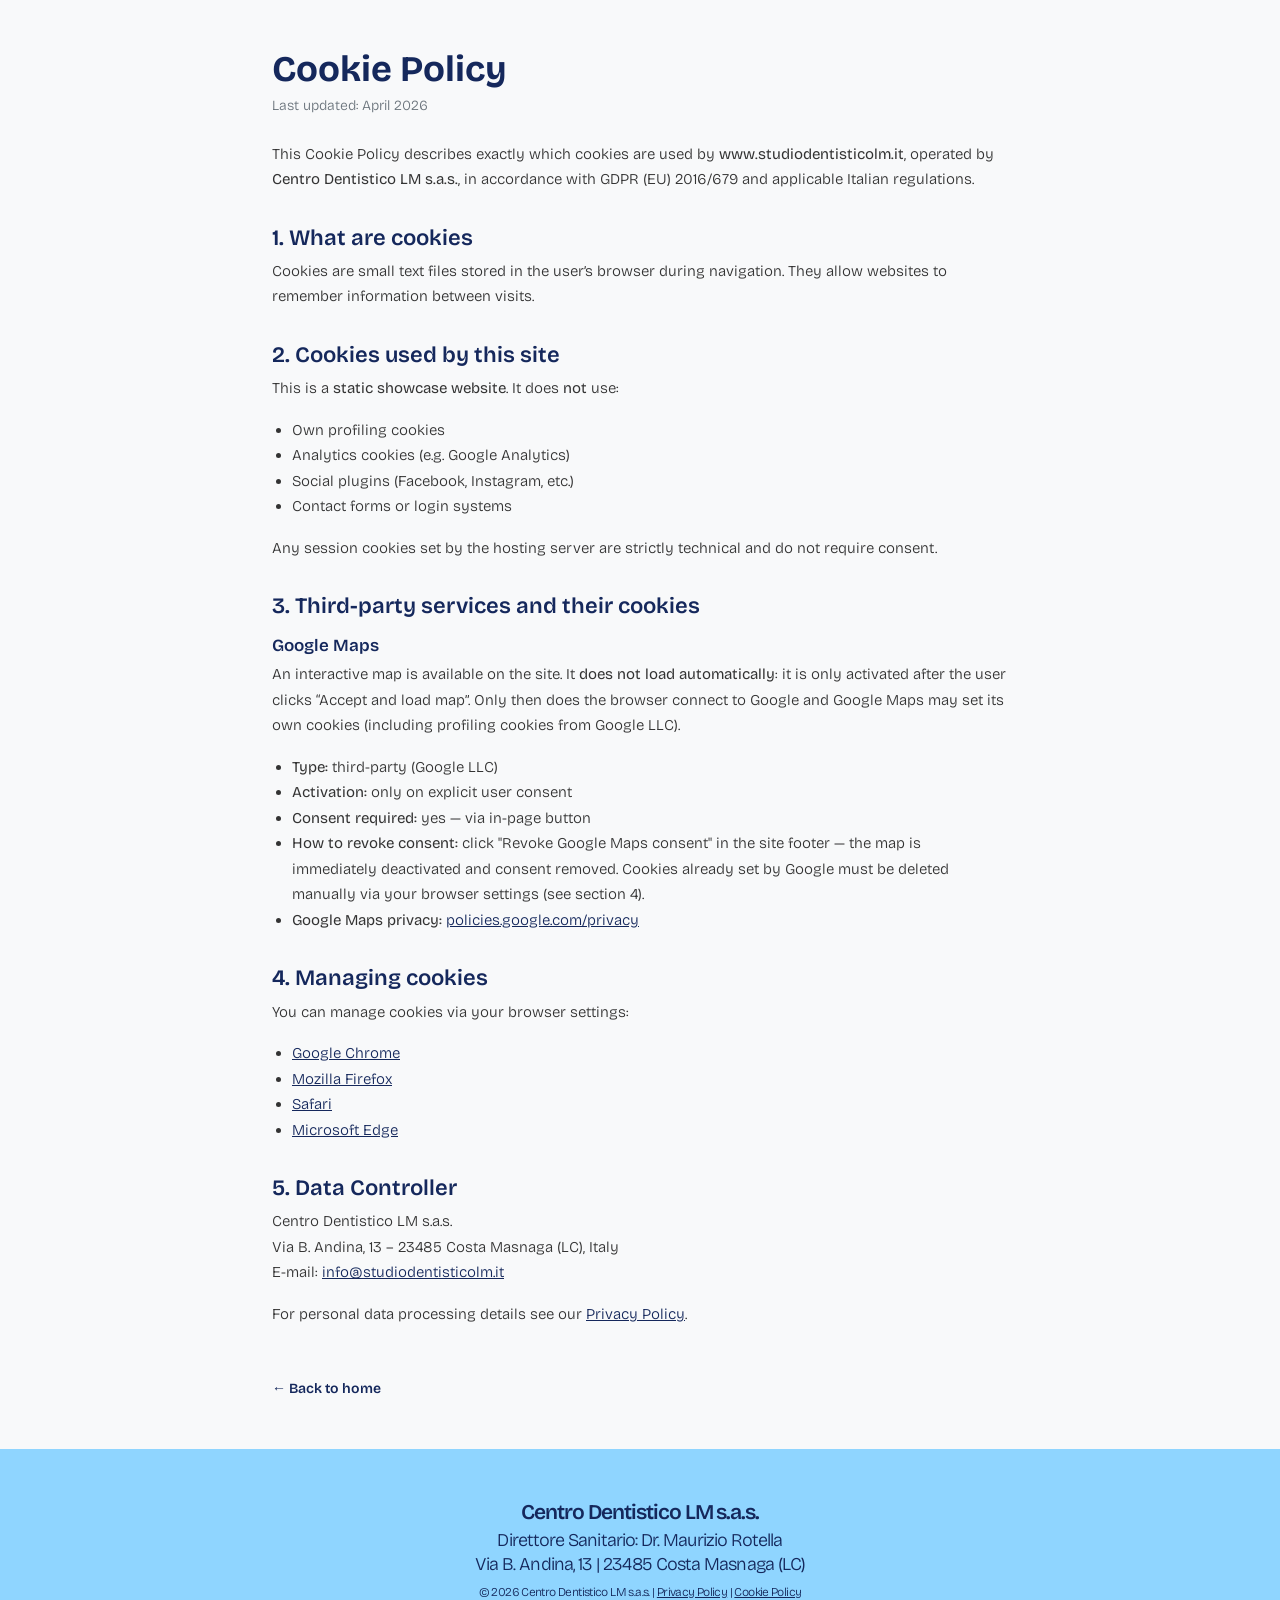
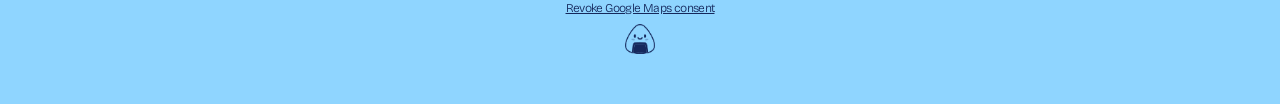
<file: en/cookie-policy/index.html>
<!doctype html><html lang="en"><head><meta charset="UTF-8"><meta name="viewport" content="width=device-width,initial-scale=1"><meta http-equiv="Content-Security-Policy" content="default-src 'self'; script-src 'self'; style-src 'self' 'unsafe-inline'; frame-src https://www.google.com https://maps.google.com; img-src 'self' data: https:; font-src 'self'; connect-src 'none';"><meta http-equiv="X-Frame-Options" content="SAMEORIGIN"><meta http-equiv="X-Content-Type-Options" content="nosniff"><meta name="referrer" content="no-referrer-when-downgrade"><meta name="language" content="en"><meta name="description" content="Siamo uno studio dentistico dedicato a fornire cure dentali di alta qualità in un ambiente accogliente e professionale. Il nostro team di esperti è impegnato a garantire la salute orale dei nostri pazienti attraverso trattamenti personalizzati e tecnologie all&#39;avanguardia."><link rel="canonical" href="https://www.studiodentisticolm.it/en/cookie-policy/"><meta property="og:title" content="Cookie Policy — Centro Dentistico LM s.a.s."><meta property="og:description" content="Siamo uno studio dentistico dedicato a fornire cure dentali di alta qualità in un ambiente accogliente e professionale. Il nostro team di esperti è impegnato a garantire la salute orale dei nostri pazienti attraverso trattamenti personalizzati e tecnologie all&#39;avanguardia."><meta property="og:url" content="https://www.studiodentisticolm.it/en/cookie-policy/"><meta property="og:type" content="website"><meta property="og:image" content="https://www.studiodentisticolm.it/img/hero/titolo-background@1x.png"><title>Cookie Policy — Centro Dentistico LM s.a.s.</title><link rel="stylesheet" href="/css/bootstrap.min.css"><link rel="stylesheet" href="/css/style.css"></head><body data-email-user="centrodentisticolm" data-email-domain="gmail.com" data-phone-int="+39" data-phone-prefix="031" data-phone-number="855467"><a href="#main-content" class="skip-link">Skip to main content</a><main id="main-content" aria-label="Main content"><div class="policy-page py-5"><div class="container"><div class="row justify-content-center"><div class="col-12 col-md-10 col-lg-8"><h1 class="policy-h1">Cookie Policy</h1><p class="policy-updated">Last updated: April 2026</p><p class="policy-text">This Cookie Policy describes exactly which cookies are used by <strong>www.studiodentisticolm.it</strong>, operated by <strong>Centro Dentistico LM s.a.s.</strong>, in accordance with GDPR (EU) 2016/679 and applicable Italian regulations.</p><h2 class="policy-h2">1. What are cookies</h2><p class="policy-text">Cookies are small text files stored in the user’s browser during navigation. They allow websites to remember information between visits.</p><h2 class="policy-h2">2. Cookies used by this site</h2><p class="policy-text">This is a <strong>static showcase website</strong>. It does <strong>not</strong> use:</p><ul class="policy-list"><li>Own profiling cookies</li><li>Analytics cookies (e.g. Google Analytics)</li><li>Social plugins (Facebook, Instagram, etc.)</li><li>Contact forms or login systems</li></ul><p class="policy-text">Any session cookies set by the hosting server are strictly technical and do not require consent.</p><h2 class="policy-h2">3. Third-party services and their cookies</h2><h3 class="policy-h3">Google Maps</h3><p class="policy-text">An interactive map is available on the site. It <strong>does not load automatically</strong>: it is only activated after the user clicks “Accept and load map”. Only then does the browser connect to Google and Google Maps may set its own cookies (including profiling cookies from Google LLC).</p><ul class="policy-list"><li><strong>Type:</strong> third-party (Google LLC)</li><li><strong>Activation:</strong> only on explicit user consent</li><li><strong>Consent required:</strong> yes — via in-page button</li><li><strong>How to revoke consent:</strong> click "Revoke Google Maps consent" in the site footer — the map is immediately deactivated and consent removed. Cookies already set by Google must be deleted manually via your browser settings (see section 4).</li><li><strong>Google Maps privacy:</strong> <a href="https://policies.google.com/privacy" target="_blank" rel="noopener noreferrer" class="policy-link">policies.google.com/privacy</a></li></ul><h2 class="policy-h2">4. Managing cookies</h2><p class="policy-text">You can manage cookies via your browser settings:</p><ul class="policy-list"><li><a href="https://support.google.com/chrome/answer/95647" target="_blank" rel="noopener noreferrer" class="policy-link">Google Chrome</a></li><li><a href="https://support.mozilla.org/en-US/kb/enhanced-tracking-protection-firefox-desktop" target="_blank" rel="noopener noreferrer" class="policy-link">Mozilla Firefox</a></li><li><a href="https://support.apple.com/guide/safari/manage-cookies-sfri11471/mac" target="_blank" rel="noopener noreferrer" class="policy-link">Safari</a></li><li><a href="https://support.microsoft.com/en-us/microsoft-edge/delete-cookies-in-microsoft-edge-63947406-40ac-c3b8-57b9-2a946a29ae09" target="_blank" rel="noopener noreferrer" class="policy-link">Microsoft Edge</a></li></ul><h2 class="policy-h2">5. Data Controller</h2><p class="policy-text">Centro Dentistico LM s.a.s.<br>Via B. Andina, 13 – 23485 Costa Masnaga (LC), Italy<br>E-mail: <a href="mailto:info@studiodentisticolm.it" class="policy-link">info@studiodentisticolm.it</a></p><p class="policy-text">For personal data processing details see our <a href="/en/privacy-policy/" class="policy-link">Privacy Policy</a>.</p><div class="policy-back mt-5"><a href="/en/" class="policy-back-link">← Back to home</a></div></div></div></div></div></main><footer class="footer-section" aria-label="Site footer"><div class="container-lg h-100 d-flex flex-column justify-content-center align-items-center"><div class="text-center mb-2"><p class="footer-title mb-1">Centro Dentistico LM s.a.s.</p><p class="footer-info mb-0">Direttore Sanitario: Dr. Maurizio Rotella</p><p class="footer-info mb-0">Via B. Andina, 13 | 23485 Costa Masnaga (LC)</p></div><div class="text-center mb-2"><p class="footer-legal mb-0">© 2026 Centro Dentistico LM s.a.s.&nbsp;|&nbsp;<a href="/en/privacy-policy/" class="footer-link">Privacy Policy</a>&nbsp;|&nbsp;<a href="/en/cookie-policy/" class="footer-link">Cookie Policy</a></p><p class="footer-legal mb-0"><button id="resetPrivacyBtn" class="footer-link footer-reset-btn">Revoke Google Maps consent</button></p></div><div class="text-center"><img src="/img/logos/onigiri-studio-icon@1x.png" alt="Onigiri Studio" class="footer-logo"></div></div></footer><script src="/js/bootstrap.bundle.min.js"></script><script src="/js/script.js"></script></body></html>
</file>
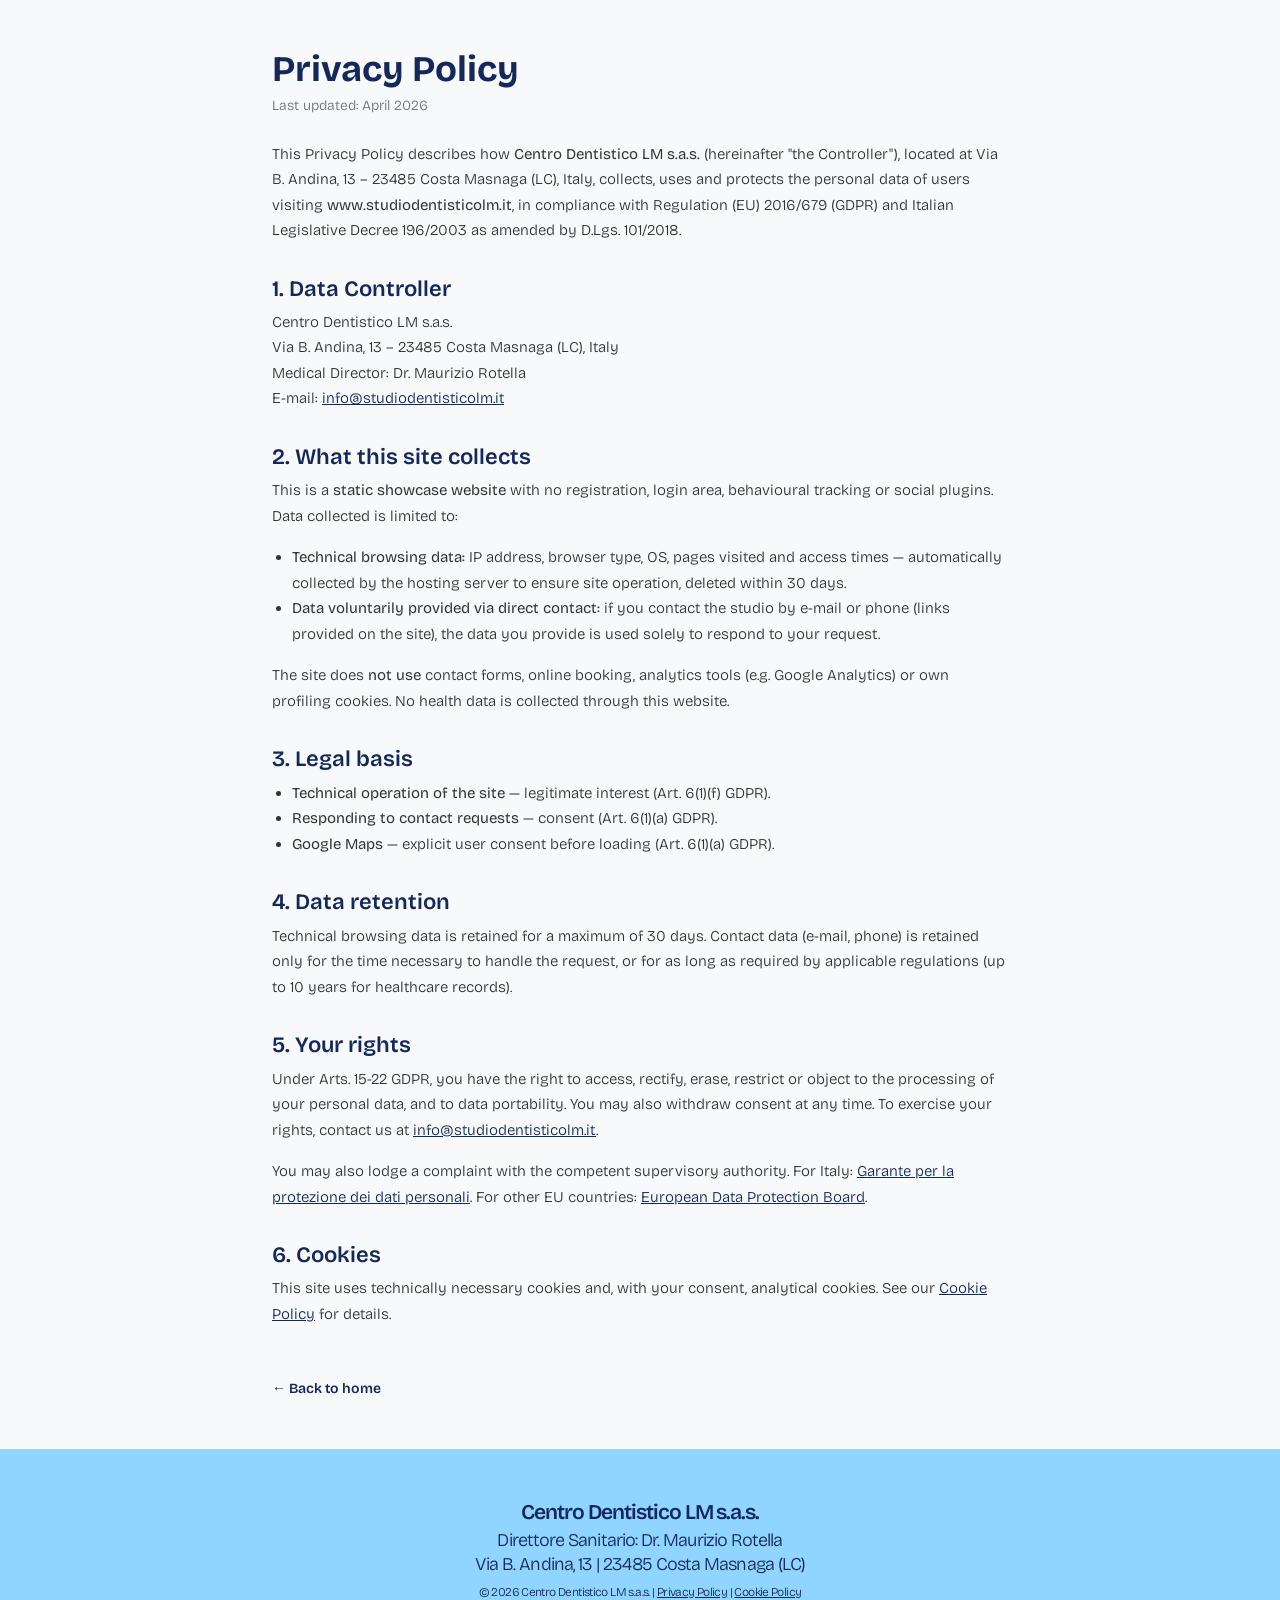
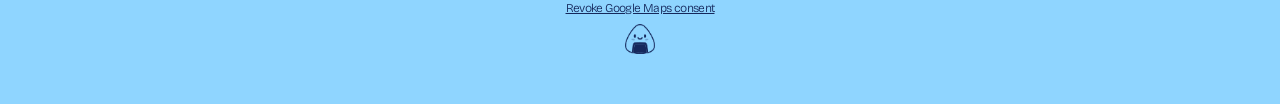
<file: en/privacy-policy/index.html>
<!doctype html><html lang="en"><head><meta charset="UTF-8"><meta name="viewport" content="width=device-width,initial-scale=1"><meta http-equiv="Content-Security-Policy" content="default-src 'self'; script-src 'self'; style-src 'self' 'unsafe-inline'; frame-src https://www.google.com https://maps.google.com; img-src 'self' data: https:; font-src 'self'; connect-src 'none';"><meta http-equiv="X-Frame-Options" content="SAMEORIGIN"><meta http-equiv="X-Content-Type-Options" content="nosniff"><meta name="referrer" content="no-referrer-when-downgrade"><meta name="language" content="en"><meta name="description" content="Siamo uno studio dentistico dedicato a fornire cure dentali di alta qualità in un ambiente accogliente e professionale. Il nostro team di esperti è impegnato a garantire la salute orale dei nostri pazienti attraverso trattamenti personalizzati e tecnologie all&#39;avanguardia."><link rel="canonical" href="https://www.studiodentisticolm.it/en/privacy-policy/"><meta property="og:title" content="Privacy Policy — Centro Dentistico LM s.a.s."><meta property="og:description" content="Siamo uno studio dentistico dedicato a fornire cure dentali di alta qualità in un ambiente accogliente e professionale. Il nostro team di esperti è impegnato a garantire la salute orale dei nostri pazienti attraverso trattamenti personalizzati e tecnologie all&#39;avanguardia."><meta property="og:url" content="https://www.studiodentisticolm.it/en/privacy-policy/"><meta property="og:type" content="website"><meta property="og:image" content="https://www.studiodentisticolm.it/img/hero/titolo-background@1x.png"><title>Privacy Policy — Centro Dentistico LM s.a.s.</title><link rel="stylesheet" href="/css/bootstrap.min.css"><link rel="stylesheet" href="/css/style.css"></head><body data-email-user="centrodentisticolm" data-email-domain="gmail.com" data-phone-int="+39" data-phone-prefix="031" data-phone-number="855467"><a href="#main-content" class="skip-link">Skip to main content</a><main id="main-content" aria-label="Main content"><div class="policy-page py-5"><div class="container"><div class="row justify-content-center"><div class="col-12 col-md-10 col-lg-8"><h1 class="policy-h1">Privacy Policy</h1><p class="policy-updated">Last updated: April 2026</p><p class="policy-text">This Privacy Policy describes how <strong>Centro Dentistico LM s.a.s.</strong> (hereinafter "the Controller"), located at Via B. Andina, 13 – 23485 Costa Masnaga (LC), Italy, collects, uses and protects the personal data of users visiting <strong>www.studiodentisticolm.it</strong>, in compliance with Regulation (EU) 2016/679 (GDPR) and Italian Legislative Decree 196/2003 as amended by D.Lgs. 101/2018.</p><h2 class="policy-h2">1. Data Controller</h2><p class="policy-text">Centro Dentistico LM s.a.s.<br>Via B. Andina, 13 – 23485 Costa Masnaga (LC), Italy<br>Medical Director: Dr. Maurizio Rotella<br>E-mail: <a href="mailto:info@studiodentisticolm.it" class="policy-link">info@studiodentisticolm.it</a></p><h2 class="policy-h2">2. What this site collects</h2><p class="policy-text">This is a <strong>static showcase website</strong> with no registration, login area, behavioural tracking or social plugins. Data collected is limited to:</p><ul class="policy-list"><li><strong>Technical browsing data:</strong> IP address, browser type, OS, pages visited and access times — automatically collected by the hosting server to ensure site operation, deleted within 30 days.</li><li><strong>Data voluntarily provided via direct contact:</strong> if you contact the studio by e-mail or phone (links provided on the site), the data you provide is used solely to respond to your request.</li></ul><p class="policy-text">The site does <strong>not use</strong> contact forms, online booking, analytics tools (e.g. Google Analytics) or own profiling cookies. No health data is collected through this website.</p><h2 class="policy-h2">3. Legal basis</h2><ul class="policy-list"><li><strong>Technical operation of the site</strong> — legitimate interest (Art. 6(1)(f) GDPR).</li><li><strong>Responding to contact requests</strong> — consent (Art. 6(1)(a) GDPR).</li><li><strong>Google Maps</strong> — explicit user consent before loading (Art. 6(1)(a) GDPR).</li></ul><h2 class="policy-h2">4. Data retention</h2><p class="policy-text">Technical browsing data is retained for a maximum of 30 days. Contact data (e-mail, phone) is retained only for the time necessary to handle the request, or for as long as required by applicable regulations (up to 10 years for healthcare records).</p><h2 class="policy-h2">5. Your rights</h2><p class="policy-text">Under Arts. 15-22 GDPR, you have the right to access, rectify, erase, restrict or object to the processing of your personal data, and to data portability. You may also withdraw consent at any time. To exercise your rights, contact us at <a href="mailto:info@studiodentisticolm.it" class="policy-link">info@studiodentisticolm.it</a>.</p><p class="policy-text">You may also lodge a complaint with the competent supervisory authority. For Italy: <a href="https://www.garanteprivacy.it" target="_blank" rel="noopener noreferrer" class="policy-link">Garante per la protezione dei dati personali</a>. For other EU countries: <a href="https://edpb.europa.eu/about-edpb/about-edpb/members_en" target="_blank" rel="noopener noreferrer" class="policy-link">European Data Protection Board</a>.</p><h2 class="policy-h2">6. Cookies</h2><p class="policy-text">This site uses technically necessary cookies and, with your consent, analytical cookies. See our <a href="/en/cookie-policy/" class="policy-link">Cookie Policy</a> for details.</p><div class="policy-back mt-5"><a href="/en/" class="policy-back-link">← Back to home</a></div></div></div></div></div></main><footer class="footer-section" aria-label="Site footer"><div class="container-lg h-100 d-flex flex-column justify-content-center align-items-center"><div class="text-center mb-2"><p class="footer-title mb-1">Centro Dentistico LM s.a.s.</p><p class="footer-info mb-0">Direttore Sanitario: Dr. Maurizio Rotella</p><p class="footer-info mb-0">Via B. Andina, 13 | 23485 Costa Masnaga (LC)</p></div><div class="text-center mb-2"><p class="footer-legal mb-0">© 2026 Centro Dentistico LM s.a.s.&nbsp;|&nbsp;<a href="/en/privacy-policy/" class="footer-link">Privacy Policy</a>&nbsp;|&nbsp;<a href="/en/cookie-policy/" class="footer-link">Cookie Policy</a></p><p class="footer-legal mb-0"><button id="resetPrivacyBtn" class="footer-link footer-reset-btn">Revoke Google Maps consent</button></p></div><div class="text-center"><img src="/img/logos/onigiri-studio-icon@1x.png" alt="Onigiri Studio" class="footer-logo"></div></div></footer><script src="/js/bootstrap.bundle.min.js"></script><script src="/js/script.js"></script></body></html>
</file>
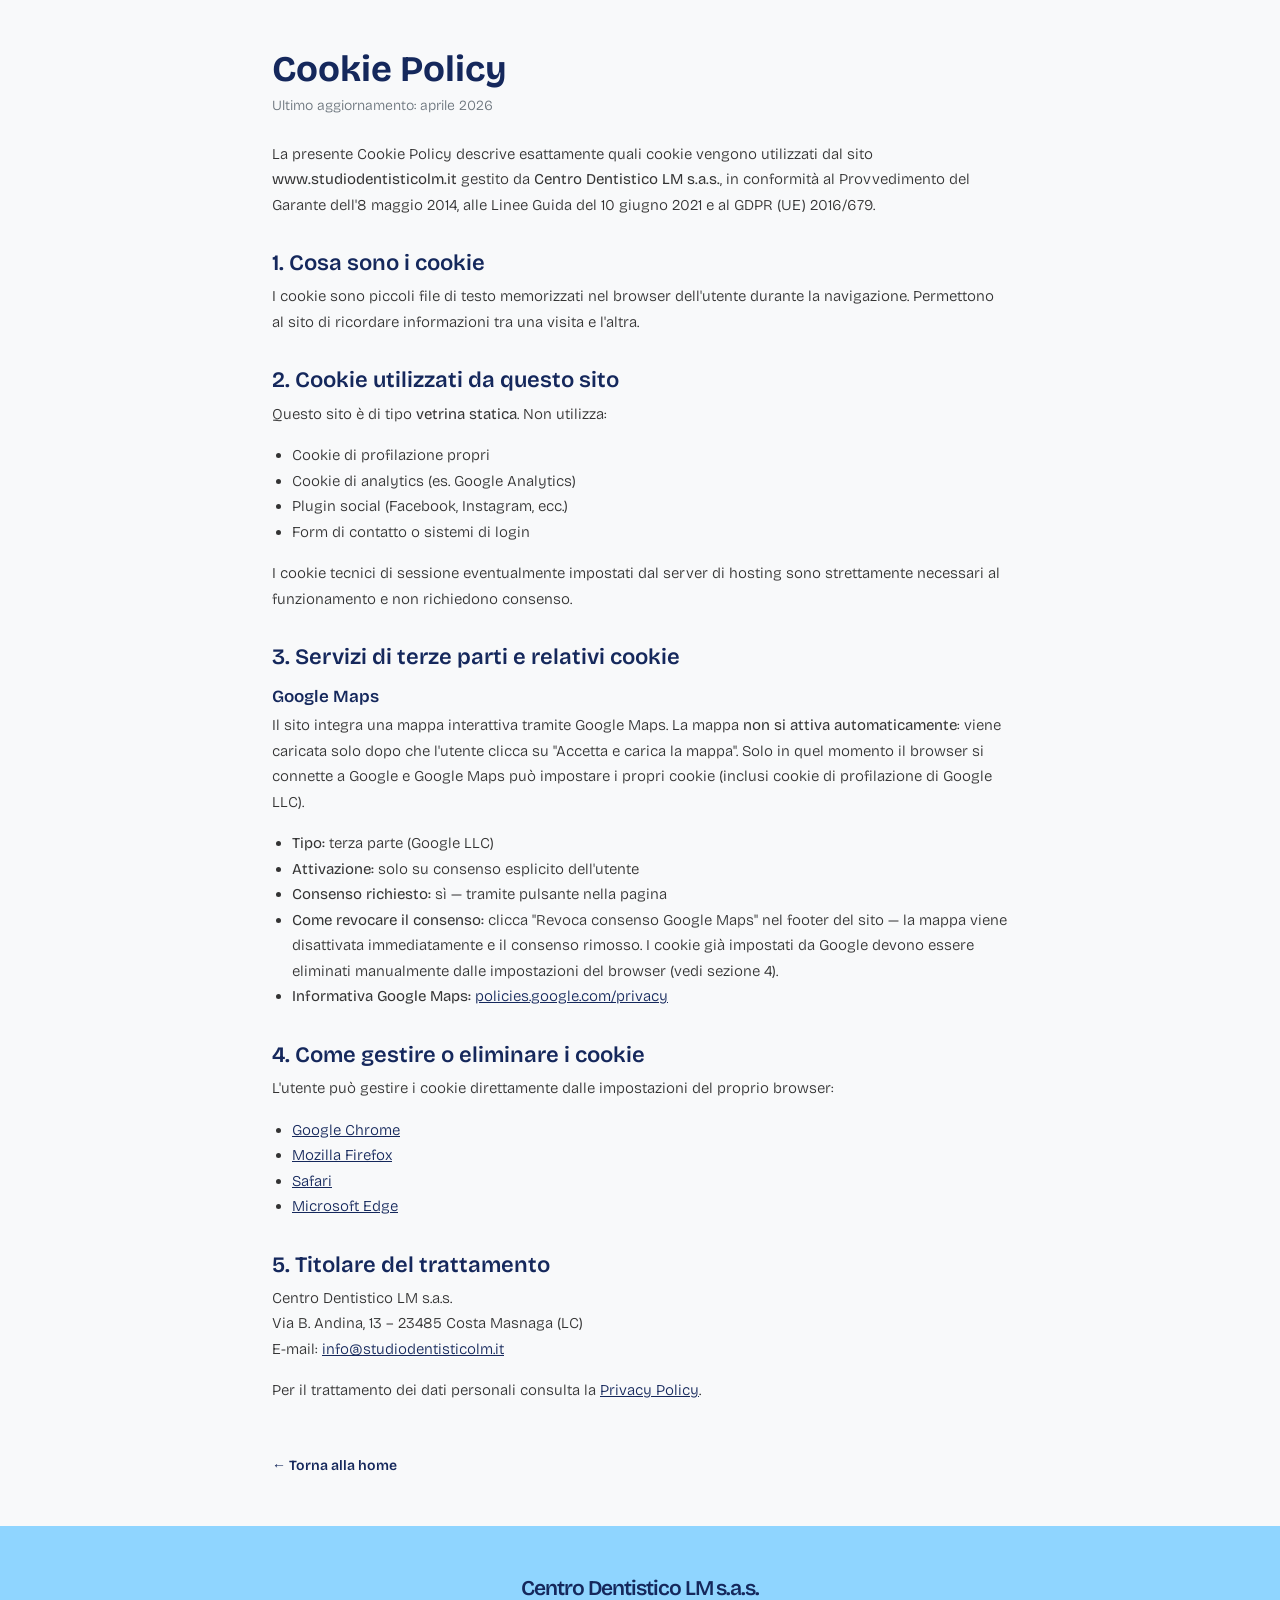
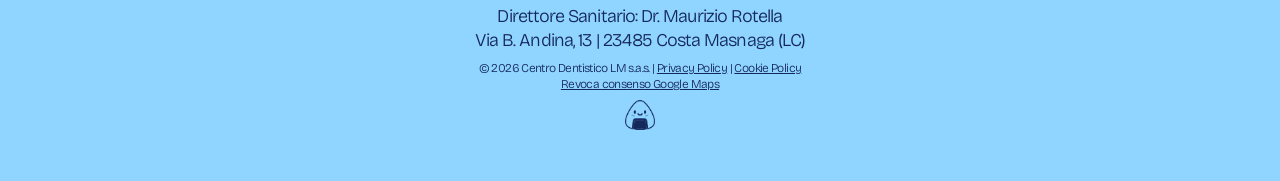
<file: it/cookie-policy/index.html>
<!doctype html><html lang="it"><head><meta charset="UTF-8"><meta name="viewport" content="width=device-width,initial-scale=1"><meta http-equiv="Content-Security-Policy" content="default-src 'self'; script-src 'self'; style-src 'self' 'unsafe-inline'; frame-src https://www.google.com https://maps.google.com; img-src 'self' data: https:; font-src 'self'; connect-src 'none';"><meta http-equiv="X-Frame-Options" content="SAMEORIGIN"><meta http-equiv="X-Content-Type-Options" content="nosniff"><meta name="referrer" content="no-referrer-when-downgrade"><meta name="language" content="it"><meta name="description" content="Siamo uno studio dentistico dedicato a fornire cure dentali di alta qualità in un ambiente accogliente e professionale. Il nostro team di esperti è impegnato a garantire la salute orale dei nostri pazienti attraverso trattamenti personalizzati e tecnologie all&#39;avanguardia."><link rel="canonical" href="https://www.studiodentisticolm.it/it/cookie-policy/"><meta property="og:title" content="Cookie Policy — Centro Dentistico LM s.a.s."><meta property="og:description" content="Siamo uno studio dentistico dedicato a fornire cure dentali di alta qualità in un ambiente accogliente e professionale. Il nostro team di esperti è impegnato a garantire la salute orale dei nostri pazienti attraverso trattamenti personalizzati e tecnologie all&#39;avanguardia."><meta property="og:url" content="https://www.studiodentisticolm.it/it/cookie-policy/"><meta property="og:type" content="website"><meta property="og:image" content="https://www.studiodentisticolm.it/img/hero/titolo-background@1x.png"><title>Cookie Policy — Centro Dentistico LM s.a.s.</title><link rel="stylesheet" href="/css/bootstrap.min.css"><link rel="stylesheet" href="/css/style.css"></head><body data-email-user="centrodentisticolm" data-email-domain="gmail.com" data-phone-int="+39" data-phone-prefix="031" data-phone-number="855467"><a href="#main-content" class="skip-link">Salta al contenuto principale</a><main id="main-content" aria-label="Contenuto principale"><div class="policy-page py-5"><div class="container"><div class="row justify-content-center"><div class="col-12 col-md-10 col-lg-8"><h1 class="policy-h1">Cookie Policy</h1><p class="policy-updated">Ultimo aggiornamento: aprile 2026</p><p class="policy-text">La presente Cookie Policy descrive esattamente quali cookie vengono utilizzati dal sito <strong>www.studiodentisticolm.it</strong> gestito da <strong>Centro Dentistico LM s.a.s.</strong>, in conformità al Provvedimento del Garante dell'8 maggio 2014, alle Linee Guida del 10 giugno 2021 e al GDPR (UE) 2016/679.</p><h2 class="policy-h2">1. Cosa sono i cookie</h2><p class="policy-text">I cookie sono piccoli file di testo memorizzati nel browser dell'utente durante la navigazione. Permettono al sito di ricordare informazioni tra una visita e l'altra.</p><h2 class="policy-h2">2. Cookie utilizzati da questo sito</h2><p class="policy-text">Questo sito è di tipo <strong>vetrina statica</strong>. Non utilizza:</p><ul class="policy-list"><li>Cookie di profilazione propri</li><li>Cookie di analytics (es. Google Analytics)</li><li>Plugin social (Facebook, Instagram, ecc.)</li><li>Form di contatto o sistemi di login</li></ul><p class="policy-text">I cookie tecnici di sessione eventualmente impostati dal server di hosting sono strettamente necessari al funzionamento e non richiedono consenso.</p><h2 class="policy-h2">3. Servizi di terze parti e relativi cookie</h2><h3 class="policy-h3">Google Maps</h3><p class="policy-text">Il sito integra una mappa interattiva tramite Google Maps. La mappa <strong>non si attiva automaticamente</strong>: viene caricata solo dopo che l'utente clicca su "Accetta e carica la mappa". Solo in quel momento il browser si connette a Google e Google Maps può impostare i propri cookie (inclusi cookie di profilazione di Google LLC).</p><ul class="policy-list"><li><strong>Tipo:</strong> terza parte (Google LLC)</li><li><strong>Attivazione:</strong> solo su consenso esplicito dell'utente</li><li><strong>Consenso richiesto:</strong> sì — tramite pulsante nella pagina</li><li><strong>Come revocare il consenso:</strong> clicca "Revoca consenso Google Maps" nel footer del sito — la mappa viene disattivata immediatamente e il consenso rimosso. I cookie già impostati da Google devono essere eliminati manualmente dalle impostazioni del browser (vedi sezione 4).</li><li><strong>Informativa Google Maps:</strong> <a href="https://policies.google.com/privacy" target="_blank" rel="noopener noreferrer" class="policy-link">policies.google.com/privacy</a></li></ul><h2 class="policy-h2">4. Come gestire o eliminare i cookie</h2><p class="policy-text">L'utente può gestire i cookie direttamente dalle impostazioni del proprio browser:</p><ul class="policy-list"><li><a href="https://support.google.com/chrome/answer/95647" target="_blank" rel="noopener noreferrer" class="policy-link">Google Chrome</a></li><li><a href="https://support.mozilla.org/it/kb/protezione-antitracciamento-avanzata-firefox-desktop" target="_blank" rel="noopener noreferrer" class="policy-link">Mozilla Firefox</a></li><li><a href="https://support.apple.com/it-it/guide/safari/sfri11471/mac" target="_blank" rel="noopener noreferrer" class="policy-link">Safari</a></li><li><a href="https://support.microsoft.com/it-it/microsoft-edge/eliminare-i-cookie-in-microsoft-edge-63947406-40ac-c3b8-57b9-2a946a29ae09" target="_blank" rel="noopener noreferrer" class="policy-link">Microsoft Edge</a></li></ul><h2 class="policy-h2">5. Titolare del trattamento</h2><p class="policy-text">Centro Dentistico LM s.a.s.<br>Via B. Andina, 13 – 23485 Costa Masnaga (LC)<br>E-mail: <a href="mailto:info@studiodentisticolm.it" class="policy-link">info@studiodentisticolm.it</a></p><p class="policy-text">Per il trattamento dei dati personali consulta la <a href="/it/privacy-policy/" class="policy-link">Privacy Policy</a>.</p><div class="policy-back mt-5"><a href="/it/" class="policy-back-link">← Torna alla home</a></div></div></div></div></div></main><footer class="footer-section" aria-label="Piè di pagina"><div class="container-lg h-100 d-flex flex-column justify-content-center align-items-center"><div class="text-center mb-2"><p class="footer-title mb-1">Centro Dentistico LM s.a.s.</p><p class="footer-info mb-0">Direttore Sanitario: Dr. Maurizio Rotella</p><p class="footer-info mb-0">Via B. Andina, 13 | 23485 Costa Masnaga (LC)</p></div><div class="text-center mb-2"><p class="footer-legal mb-0">© 2026 Centro Dentistico LM s.a.s.&nbsp;|&nbsp;<a href="/it/privacy-policy/" class="footer-link">Privacy Policy</a>&nbsp;|&nbsp;<a href="/it/cookie-policy/" class="footer-link">Cookie Policy</a></p><p class="footer-legal mb-0"><button id="resetPrivacyBtn" class="footer-link footer-reset-btn">Revoca consenso Google Maps</button></p></div><div class="text-center"><img src="/img/logos/onigiri-studio-icon@1x.png" alt="Onigiri Studio" class="footer-logo"></div></div></footer><script src="/js/bootstrap.bundle.min.js"></script><script src="/js/script.js"></script></body></html>
</file>
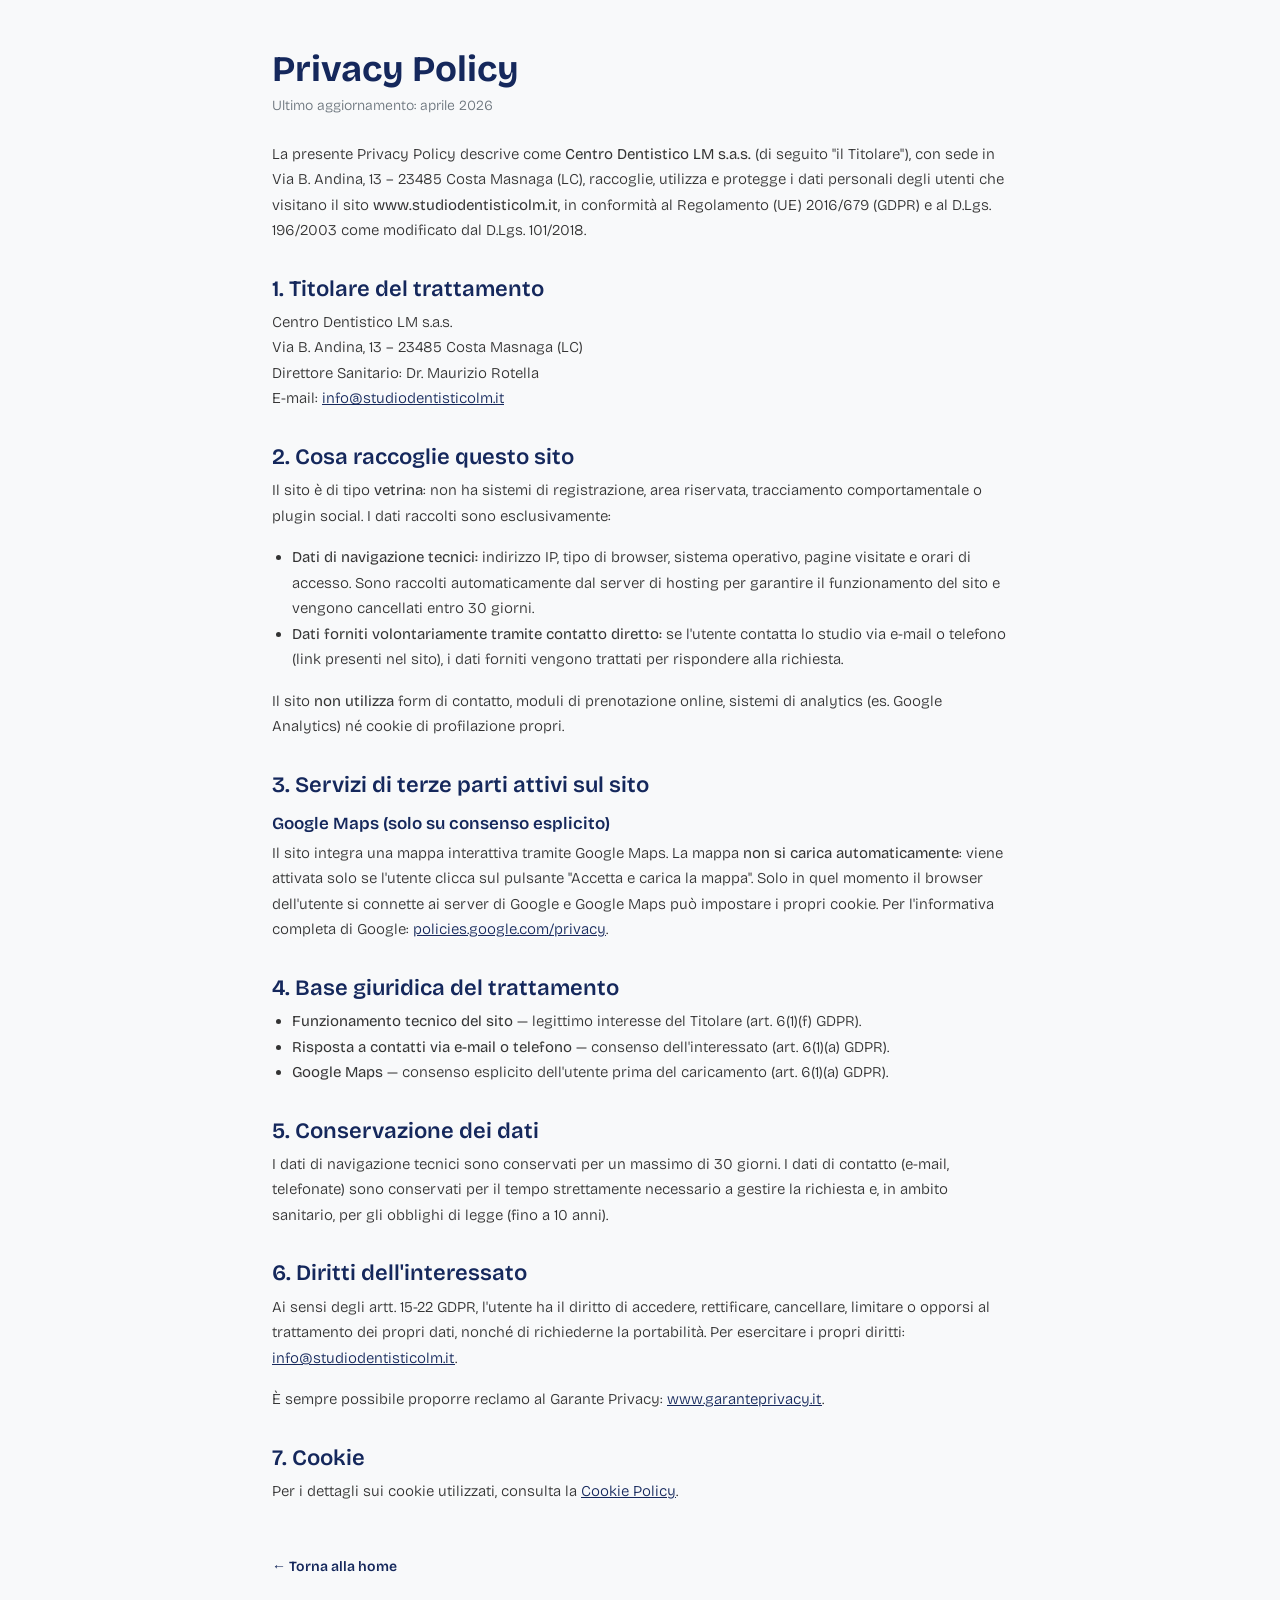
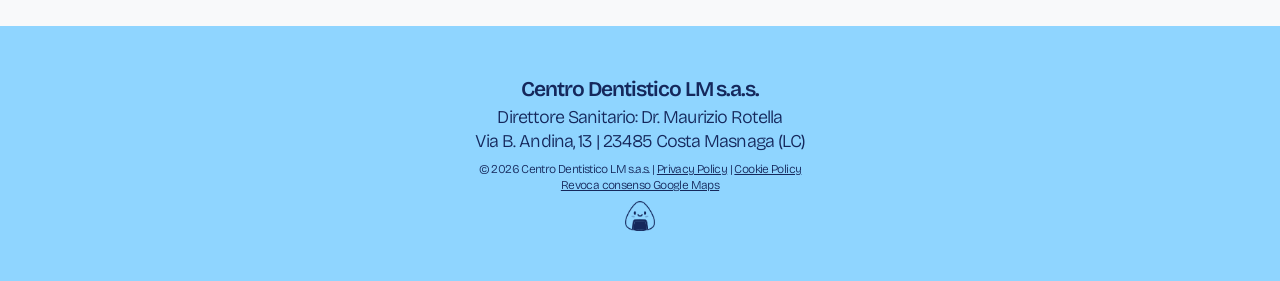
<file: it/privacy-policy/index.html>
<!doctype html><html lang="it"><head><meta charset="UTF-8"><meta name="viewport" content="width=device-width,initial-scale=1"><meta http-equiv="Content-Security-Policy" content="default-src 'self'; script-src 'self'; style-src 'self' 'unsafe-inline'; frame-src https://www.google.com https://maps.google.com; img-src 'self' data: https:; font-src 'self'; connect-src 'none';"><meta http-equiv="X-Frame-Options" content="SAMEORIGIN"><meta http-equiv="X-Content-Type-Options" content="nosniff"><meta name="referrer" content="no-referrer-when-downgrade"><meta name="language" content="it"><meta name="description" content="Siamo uno studio dentistico dedicato a fornire cure dentali di alta qualità in un ambiente accogliente e professionale. Il nostro team di esperti è impegnato a garantire la salute orale dei nostri pazienti attraverso trattamenti personalizzati e tecnologie all&#39;avanguardia."><link rel="canonical" href="https://www.studiodentisticolm.it/it/privacy-policy/"><meta property="og:title" content="Privacy Policy — Centro Dentistico LM s.a.s."><meta property="og:description" content="Siamo uno studio dentistico dedicato a fornire cure dentali di alta qualità in un ambiente accogliente e professionale. Il nostro team di esperti è impegnato a garantire la salute orale dei nostri pazienti attraverso trattamenti personalizzati e tecnologie all&#39;avanguardia."><meta property="og:url" content="https://www.studiodentisticolm.it/it/privacy-policy/"><meta property="og:type" content="website"><meta property="og:image" content="https://www.studiodentisticolm.it/img/hero/titolo-background@1x.png"><title>Privacy Policy — Centro Dentistico LM s.a.s.</title><link rel="stylesheet" href="/css/bootstrap.min.css"><link rel="stylesheet" href="/css/style.css"></head><body data-email-user="centrodentisticolm" data-email-domain="gmail.com" data-phone-int="+39" data-phone-prefix="031" data-phone-number="855467"><a href="#main-content" class="skip-link">Salta al contenuto principale</a><main id="main-content" aria-label="Contenuto principale"><div class="policy-page py-5"><div class="container"><div class="row justify-content-center"><div class="col-12 col-md-10 col-lg-8"><h1 class="policy-h1">Privacy Policy</h1><p class="policy-updated">Ultimo aggiornamento: aprile 2026</p><p class="policy-text">La presente Privacy Policy descrive come <strong>Centro Dentistico LM s.a.s.</strong> (di seguito "il Titolare"), con sede in Via B. Andina, 13 – 23485 Costa Masnaga (LC), raccoglie, utilizza e protegge i dati personali degli utenti che visitano il sito <strong>www.studiodentisticolm.it</strong>, in conformità al Regolamento (UE) 2016/679 (GDPR) e al D.Lgs. 196/2003 come modificato dal D.Lgs. 101/2018.</p><h2 class="policy-h2">1. Titolare del trattamento</h2><p class="policy-text">Centro Dentistico LM s.a.s.<br>Via B. Andina, 13 – 23485 Costa Masnaga (LC)<br>Direttore Sanitario: Dr. Maurizio Rotella<br>E-mail: <a href="mailto:info@studiodentisticolm.it" class="policy-link">info@studiodentisticolm.it</a></p><h2 class="policy-h2">2. Cosa raccoglie questo sito</h2><p class="policy-text">Il sito è di tipo <strong>vetrina</strong>: non ha sistemi di registrazione, area riservata, tracciamento comportamentale o plugin social. I dati raccolti sono esclusivamente:</p><ul class="policy-list"><li><strong>Dati di navigazione tecnici:</strong> indirizzo IP, tipo di browser, sistema operativo, pagine visitate e orari di accesso. Sono raccolti automaticamente dal server di hosting per garantire il funzionamento del sito e vengono cancellati entro 30 giorni.</li><li><strong>Dati forniti volontariamente tramite contatto diretto:</strong> se l'utente contatta lo studio via e-mail o telefono (link presenti nel sito), i dati forniti vengono trattati per rispondere alla richiesta.</li></ul><p class="policy-text">Il sito <strong>non utilizza</strong> form di contatto, moduli di prenotazione online, sistemi di analytics (es. Google Analytics) né cookie di profilazione propri.</p><h2 class="policy-h2">3. Servizi di terze parti attivi sul sito</h2><h3 class="policy-h3">Google Maps (solo su consenso esplicito)</h3><p class="policy-text">Il sito integra una mappa interattiva tramite Google Maps. La mappa <strong>non si carica automaticamente</strong>: viene attivata solo se l'utente clicca sul pulsante "Accetta e carica la mappa". Solo in quel momento il browser dell'utente si connette ai server di Google e Google Maps può impostare i propri cookie. Per l'informativa completa di Google: <a href="https://policies.google.com/privacy" target="_blank" rel="noopener noreferrer" class="policy-link">policies.google.com/privacy</a>.</p><h2 class="policy-h2">4. Base giuridica del trattamento</h2><ul class="policy-list"><li><strong>Funzionamento tecnico del sito</strong> — legittimo interesse del Titolare (art. 6(1)(f) GDPR).</li><li><strong>Risposta a contatti via e-mail o telefono</strong> — consenso dell'interessato (art. 6(1)(a) GDPR).</li><li><strong>Google Maps</strong> — consenso esplicito dell'utente prima del caricamento (art. 6(1)(a) GDPR).</li></ul><h2 class="policy-h2">5. Conservazione dei dati</h2><p class="policy-text">I dati di navigazione tecnici sono conservati per un massimo di 30 giorni. I dati di contatto (e-mail, telefonate) sono conservati per il tempo strettamente necessario a gestire la richiesta e, in ambito sanitario, per gli obblighi di legge (fino a 10 anni).</p><h2 class="policy-h2">6. Diritti dell'interessato</h2><p class="policy-text">Ai sensi degli artt. 15-22 GDPR, l'utente ha il diritto di accedere, rettificare, cancellare, limitare o opporsi al trattamento dei propri dati, nonché di richiederne la portabilità. Per esercitare i propri diritti: <a href="mailto:info@studiodentisticolm.it" class="policy-link">info@studiodentisticolm.it</a>.</p><p class="policy-text">È sempre possibile proporre reclamo al Garante Privacy: <a href="https://www.garanteprivacy.it" target="_blank" rel="noopener noreferrer" class="policy-link">www.garanteprivacy.it</a>.</p><h2 class="policy-h2">7. Cookie</h2><p class="policy-text">Per i dettagli sui cookie utilizzati, consulta la <a href="/it/cookie-policy/" class="policy-link">Cookie Policy</a>.</p><div class="policy-back mt-5"><a href="/it/" class="policy-back-link">← Torna alla home</a></div></div></div></div></div></main><footer class="footer-section" aria-label="Piè di pagina"><div class="container-lg h-100 d-flex flex-column justify-content-center align-items-center"><div class="text-center mb-2"><p class="footer-title mb-1">Centro Dentistico LM s.a.s.</p><p class="footer-info mb-0">Direttore Sanitario: Dr. Maurizio Rotella</p><p class="footer-info mb-0">Via B. Andina, 13 | 23485 Costa Masnaga (LC)</p></div><div class="text-center mb-2"><p class="footer-legal mb-0">© 2026 Centro Dentistico LM s.a.s.&nbsp;|&nbsp;<a href="/it/privacy-policy/" class="footer-link">Privacy Policy</a>&nbsp;|&nbsp;<a href="/it/cookie-policy/" class="footer-link">Cookie Policy</a></p><p class="footer-legal mb-0"><button id="resetPrivacyBtn" class="footer-link footer-reset-btn">Revoca consenso Google Maps</button></p></div><div class="text-center"><img src="/img/logos/onigiri-studio-icon@1x.png" alt="Onigiri Studio" class="footer-logo"></div></div></footer><script src="/js/bootstrap.bundle.min.js"></script><script src="/js/script.js"></script></body></html>
</file>
<file: css/style.css>
/* ============================================================
   FONT SELF-HOSTED: Bricolage Grotesque (variable)
   ============================================================ */
@font-face {
  font-family: 'Bricolage Grotesque';
  src: url('/fonts/bricolage-grotesque-variable.woff2') format('woff2-variations');
  font-weight: 200 800;
  font-style: normal;
  font-display: swap;
}

/* ============================================================
   ACCESSIBILITÀ
   ============================================================ */
.skip-link {
  position: absolute;
  top: -100px;
  left: 0;
  background: #15285C;
  color: #ffffff;
  font-family: var(--font-base);
  font-size: 14px;
  font-weight: 600;
  padding: 10px 16px;
  text-decoration: none;
  border-radius: 0 0 6px 0;
  z-index: 9999;
  transition: top 0.15s ease;
}

.skip-link:focus {
  top: 0;
  color: #ffffff;
}

/* Focus visibile per navigazione da tastiera (WCAG 2.4.7)
   Arancio ambrato #E07800 — contrasto complementare al blu della palette */
*:focus-visible {
  outline: 3px solid #E07800;
  outline-offset: 3px;
  border-radius: 3px;
}

/* Rimuove l'outline di default solo quando non serve (mouse/touch) */
*:focus:not(:focus-visible) {
  outline: none;
}

/* ============================================================
   VARIABILI
   ============================================================ */
:root {
  /* Colori */
  --color-primary:        #1a1a2e;
  --color-secondary:      #16213e;
  --color-accent:         #0f3460;
  --color-white:          #ffffff;
  --color-text:           #333333;
  --color-muted:          #6c757d;
  --color-badge-hero-bg:  rgba(143, 213, 255, 1);
  --color-badge-hero-text: rgba(21, 40, 92, 1);

  /* Tipografia */
  --font-base:       "Bricolage Grotesque", sans-serif;
  --font-size-base:  16px;
  --line-height-base: 1.6;

  /* Spaziature */
  --spacing-xs:  0.25rem;
  --spacing-sm:  0.5rem;
  --spacing-md:  1rem;
  --spacing-lg:  2rem;
  --spacing-xl:  4rem;

  /* Breakpoints (solo come riferimento, i media query usano i valori diretti) */
  /* mobile:  < 576px  */
  /* tablet:  576px – 991px  */
  /* desktop: >= 992px */
}

/* ============================================================
   RESET / BASE
   ============================================================ */
*, *::before, *::after {
  box-sizing: border-box;
  margin: 0;
  padding: 0;
}

/* Disabilita scroll anchoring sui carousel per evitare salti della pagina */
.carousel {
  overflow-anchor: none;
}

/* Rispetta la preferenza di sistema "riduci le animazioni" (WCAG 2.2.1) */
@media (prefers-reduced-motion: reduce) {
  .carousel .carousel-item {
    transition: none !important;
  }
  html {
    scroll-behavior: auto;
  }
}

html {
  font-size: var(--font-size-base);
  scroll-behavior: smooth;
}

body {
  font-family: var(--font-base);
  font-optical-sizing: auto;
  font-weight: 400;
  font-style: normal;
  font-variation-settings: "wdth" 100;
  color: var(--color-text);
  line-height: var(--line-height-base);
  background-color: var(--color-white);
  overflow-anchor: none;
}

img {
  max-width: 100%;
  height: auto;
  display: block;
}

h1, h2, h3, h4, h5, h6 {
  font-family: var(--font-base);
  font-weight: 700;
  line-height: 1.2;
}

/* ============================================================
   SEZIONE: HERO
   ============================================================ */
.hero-section {
  position: relative;
  width: 100%;
  height: clamp(420px, 70vh, 765px);
  overflow: hidden;
}

.hero-bg {
  position: absolute;
  top: 0;
  left: 0;
  width: 100%;
  height: 100%;
  object-fit: cover;
  object-position: center;
}

.hero-overlay {
  background: linear-gradient(270deg, rgba(28, 99, 166, 0) 0%, rgba(78, 170, 221, 1) 100%, rgba(0, 130, 202, 0.99) 100%);
  mix-blend-mode: multiply;
}

.section-badge {
  display: inline-flex;
  justify-content: center;
  align-items: center;
  width: fit-content;
  height: auto;
  padding: 0px 10px;
  border-radius: 8px;
  font-family: var(--font-base);
  font-size: 14px;
  font-weight: 700;
  text-align: center;
  text-transform: uppercase;
  white-space: nowrap;
}

.hero-badge {
  border: 1px solid rgba(255, 255, 255, 0.48);
  background-color: var(--color-badge-hero-bg);
  color: var(--color-badge-hero-text);
}

.values-badge {
  border: 1px solid rgba(255, 255, 255, 0.48);
  background-color: var(--color-badge-hero-bg);
  color: var(--color-badge-hero-text);
}

.hero-title {
  color: #ffffff;
  font-family: var(--font-base);
  font-size: 54px;
  font-weight: 700;
  line-height: 46px;
  letter-spacing: -2.775px;
  margin: 0;
}

.hero-title-accent {
  color: #8FD5FF;
}

.hero-cta {
  display: flex;
  justify-content: center;
  align-items: center;
  width: 112px;
  height: 31px;
  border: 1px solid rgba(255, 255, 255, 0.11);
  border-radius: 8px;
  background-color: rgba(255, 255, 255, 1);
  color: #15285C;
  font-family: var(--font-base);
  font-size: 14px;
  font-weight: 700;
  text-align: center;
  text-decoration: none;
  letter-spacing: 0;
  transition: background-color 0.2s ease, color 0.2s ease;
}

.hero-cta:hover {
  background-color: #15285C;
  color: #ffffff;
}

.hero-logo {
  display: inline-block;
  mix-blend-mode: screen;
}

.hero-logo-img {
  width: 84px;
  height: 83px;
  object-fit: contain;
}

/* ============================================================
   SEZIONE: VALUES
   ============================================================ */
.values-section {
  /* personalizza qui */
}

.values-team-img {
  width: 100%;
  height: 251px;
  object-fit: cover;
  box-shadow: 3px 9px 26px 0 rgba(0, 0, 0, 0.25);
  border-radius: 18px;
  display: block;
}

.values-title {
  color: #15285C;
  font-family: var(--font-base);
  font-size: 48px;
  font-weight: 700;
  line-height: 44px;
  letter-spacing: -2.467px;
  margin: 0;
}

.values-title-accent {
  color: #8FD5FF;
}

.values-text {
  color: #15285C;
  font-family: var(--font-base);
  font-size: 20px;
  font-weight: 300;
  line-height: 24px;
  letter-spacing: -1.028px;
  margin: 0;
}

.values-cta {
  display: flex;
  justify-content: center;
  align-items: center;
  width: 112px;
  height: 31px;
  border: 1px solid rgba(255, 255, 255, 0.11);
  border-radius: 8px;
  background-color: rgba(21, 40, 92, 1);
  color: rgba(143, 213, 255, 1);
  font-family: var(--font-base);
  font-size: 14px;
  font-weight: 700;
  text-align: center;
  text-decoration: none;
  text-transform: uppercase;
  letter-spacing: 0;
  transition: background-color 0.2s ease, color 0.2s ease;
}

.values-cta:hover {
  background-color: rgba(143, 213, 255, 1);
  color: #15285C;
}

/* ============================================================
   SEZIONE: SERVICES
   ============================================================ */
.services-section {
  background-color: rgba(143, 213, 255, 1);
}

.services-badge {
  display: flex;
  justify-content: center;
  align-items: center;
  width: 136px;
  height: 22px;
  border: 1px solid rgba(255, 255, 255, 0.48);
  border-radius: 8px;
  background-color: rgba(255, 255, 255, 1);
  color: rgba(21, 40, 92, 1);
  font-size: 14px;
  font-weight: 700;
  text-align: center;
  text-transform: uppercase;
  white-space: nowrap;
  padding: 0;
}

.services-title {
  color: rgba(21, 40, 92, 1);
  font-family: var(--font-base);
  font-size: 47px;
  font-weight: 700;
  letter-spacing: -2.42px;
  line-height: 44px;
  text-align: center;
}

.services-title-accent {
  color: #ffffff;
}

.services-carousel-wrap {
  padding-left: 2.5rem;
  padding-right: 2.5rem;
}

.services-mc-viewport {
  padding: 10px 0 36px;
}

.services-carousel-control {
  filter: invert(1) brightness(0) saturate(100%);
  opacity: 0.6;
  width: 2rem;
}

.services-carousel-control:hover {
  opacity: 1;
}

.services-card {
  width: 298px;
  height: 360px;
  box-shadow: 3px 9px 26px 0px rgba(0, 0, 0, 0.25);
  border-radius: 18px;
  background-color: rgba(255, 255, 255, 1);
  padding: 16px 10px;
  gap: 8px;
  margin-left: auto;
  margin-right: auto;
}

.services-card-img {
  width: 136px;
  height: 185px;
  object-fit: contain;
  flex-shrink: 0;
}

.services-card-title {
  max-width: 278px;
  color: rgba(21, 40, 92, 1);
  font-family: var(--font-base);
  font-size: 36px;
  font-weight: 700;
  letter-spacing: -1.85px;
  text-align: center;
  line-height: 36px;
  margin: 0;
}

.services-card-text {
  max-width: 249px;
  color: rgba(21, 40, 92, 1);
  font-family: var(--font-base);
  font-size: 24px;
  font-weight: 300;
  letter-spacing: -1.23px;
  text-align: center;
  line-height: 24px;
  margin: 0;
}

button.services-card {
  border: none;
  cursor: pointer;
  text-align: center;
  transition: transform 0.15s ease, box-shadow 0.15s ease;
}

button.services-card:hover {
  transform: translateY(-4px);
  box-shadow: 3px 18px 36px 0px rgba(0, 0, 0, 0.28);
}

[id^="service-modal-"] .modal-content {
  border-radius: 18px;
  box-shadow: 3px 9px 26px 0px rgba(0, 0, 0, 0.25);
  padding: 3rem;
  position: relative;
}

[id^="service-modal-"] .modal-header {
  padding: 0 0 0.75rem 0;
}

[id^="service-modal-"] .modal-body {
  padding: 0;
}

[id^="service-modal-"] .btn-close {
  position: absolute;
  top: 1rem;
  right: 1rem;
}

.services-modal-title {
  color: rgba(21, 40, 92, 1);
  font-family: var(--font-base);
  font-size: 46px;
  font-weight: 700;
  letter-spacing: -1.85px;
  line-height: 46px;
}

.services-modal-subtitle {
  color: rgba(21, 40, 92, 1);
  font-family: var(--font-base);
  font-size: 24px;
  font-weight: 300;
  letter-spacing: -1.23px;
  line-height: 28px;
  margin-bottom: 1rem;
}

.services-modal-description {
  color: rgba(21, 40, 92, 1);
  font-family: var(--font-base);
  font-weight: 300;
  font-size: 1rem;
  line-height: 1.65;
  margin-bottom: 0;
}

/* Maps choice modal */
#maps-choice-modal .modal-content {
  border-radius: 18px;
  box-shadow: 3px 9px 26px 0px rgba(0, 0, 0, 0.25);
  padding: 2rem;
  position: relative;
}

#maps-choice-modal .modal-header {
  padding: 0 0 0.5rem 0;
}

#maps-choice-modal .modal-body {
  padding: 0;
}

#maps-choice-modal .btn-close {
  position: absolute;
  top: 1rem;
  right: 1rem;
}

.maps-choice-modal-title {
  color: rgba(21, 40, 92, 1);
  font-family: var(--font-base);
  font-size: 24px;
  font-weight: 700;
  letter-spacing: -1px;
  line-height: 1.2;
}

.maps-choice-btn {
  display: flex;
  align-items: center;
  justify-content: center;
  width: 100%;
  padding: 0.65rem 1rem;
  border-radius: 8px;
  background-color: rgba(21, 40, 92, 1);
  color: rgba(143, 213, 255, 1);
  font-family: var(--font-base);
  font-size: 14px;
  font-weight: 700;
  text-decoration: none;
  text-transform: uppercase;
  letter-spacing: 0;
  transition: background-color 0.2s ease, color 0.2s ease;
}

.maps-choice-btn:hover {
  background-color: rgba(143, 213, 255, 1);
  color: #15285C;
}

/* ============================================================
   SEZIONE: CONVENTIONS
   ============================================================ */
.conventions-section {
  /* personalizza qui */
}

.conventions-badge {
  border: 1px solid rgba(255, 255, 255, 0.48);
  background-color: var(--color-badge-hero-bg);
  color: var(--color-badge-hero-text);
}

.conventions-title {
  color: #15285C;
  font-family: var(--font-base);
  font-size: 48px;
  font-weight: 700;
  line-height: 44px;
  letter-spacing: -2.467px;
  margin: 0;
}

.conventions-text {
  color: #15285C;
  font-family: var(--font-base);
  font-size: 20px;
  font-weight: 300;
  line-height: 24px;
  letter-spacing: -1.028px;
  margin: 0;
}

/* Carousel multi-item: un logo alla volta */
.mc-carousel {
  position: relative;
}

.mc-viewport {
  overflow: hidden;
}

.mc-track {
  display: flex;
  flex-wrap: nowrap;
}

.mc-item {
  flex-shrink: 0;
  width: calc(100% / var(--mc-visible, 1));
  display: flex;
  align-items: center;
  justify-content: center;
  min-height: 120px;
}

/* Frecce: sovrapposte al carosello come Bootstrap */
.mc-prev,
.mc-next {
  position: absolute;
  top: 0;
  bottom: 0;
  z-index: 1;
  display: flex;
  align-items: center;
  justify-content: center;
  width: 2.5rem;
  padding: 0;
  background: none;
  border: 0;
  cursor: pointer;
}

.mc-prev { left: 0; }
.mc-next { right: 0; }

.conventions-carousel-wrap {
  padding-left: 2.5rem;
  padding-right: 2.5rem;
}

.conventions-logo-card {
  width: 160px;
  height: 100px;
  background-color: rgba(255, 255, 255, 1);
  border-radius: 12px;
  padding: 16px;
  flex-shrink: 0;
}

.conventions-logo-img {
  max-width: 100%;
  max-height: 68px;
  object-fit: contain;
}

.conventions-carousel-control {
  filter: invert(1) brightness(0) saturate(100%);
  opacity: 0.6;
  width: 2rem;
}

.conventions-carousel-control:hover {
  opacity: 1;
}

/* ============================================================
   SEZIONE: LOCATION
   ============================================================ */
.location-section {
  background-color: rgba(241, 241, 241, 1);
}

.location-badge {
  border: 1px solid rgba(255, 255, 255, 0.48);
  background-color: var(--color-badge-hero-bg);
  color: var(--color-badge-hero-text);
}

.location-title {
  color: #15285C;
  font-family: var(--font-base);
  font-size: 48px;
  font-weight: 700;
  line-height: 44px;
  letter-spacing: -2.467px;
  margin: 0;
}

.location-text {
  color: #15285C;
  font-family: var(--font-base);
  font-size: 20px;
  font-weight: 300;
  line-height: 24px;
  letter-spacing: -1.028px;
  margin: 0;
}

.location-cta {
  display: flex;
  justify-content: center;
  align-items: center;
  width: fit-content;
  height: 31px;
  padding: 0 14px;
  border: 1px solid rgba(255, 255, 255, 0.11);
  border-radius: 8px;
  background-color: rgba(21, 40, 92, 1);
  color: rgba(143, 213, 255, 1);
  font-family: var(--font-base);
  font-size: 14px;
  font-weight: 700;
  text-align: center;
  text-decoration: none;
  text-transform: uppercase;
  letter-spacing: 0;
  white-space: nowrap;
  cursor: pointer;
  transition: background-color 0.2s ease, color 0.2s ease;
}

.location-cta:hover {
  background-color: rgba(143, 213, 255, 1);
  color: #15285C;
}

.location-map-link {
  position: relative;
  display: inline-block;
  text-decoration: none;
  border: none;
}

.location-map-btn {
  position: absolute;
  bottom: 12px;
  left: 50%;
  transform: translateX(-50%);
  display: flex;
  justify-content: center;
  align-items: center;
  width: 228px;
  height: 31px;
  border: 1px solid rgba(255, 255, 255, 0.11);
  border-radius: 8px;
  background-color: rgba(21, 40, 92, 1);
  color: rgba(143, 213, 255, 1);
  font-family: var(--font-base);
  font-size: 14px;
  font-weight: 700;
  text-align: center;
  text-transform: uppercase;
  white-space: nowrap;
}

.location-map-img {
  width: 383px;
  height: 251px;
  max-width: 100%;
  object-fit: cover;
  box-shadow: 3px 9px 26px 0 rgba(0, 0, 0, 0.25);
  border-radius: 18px;
  display: block;
}

.location-map-iframe {
  width: 100%;
  min-height: 474px;
  border: 0;
  border-radius: 18px;
  box-shadow: 3px 9px 26px 0 rgba(0, 0, 0, 0.25);
  display: block;
}

/* Utility per nascondere elementi sovrascrivendo i !important di Bootstrap */
.map-hidden {
  display: none !important;
}

.location-map-consent {
  position: relative;
  width: 100%;
  min-height: 474px;
  border-radius: 18px;
  overflow: hidden;
  display: flex;
  align-items: center;
  justify-content: center;
  padding: 24px;
}

.location-map-consent::before {
  content: '';
  position: absolute;
  inset: 0;
  background-image: url('/img/maps/studio-map@1x.png');
  background-size: cover;
  background-position: center;
  filter: blur(6px) brightness(0.55);
  transform: scale(1.05);
  border-radius: 18px;
}

.location-map-consent > div {
  position: relative;
  z-index: 1;
}

.location-map-consent-text {
  font-family: var(--font-base);
  font-size: 15px;
  font-weight: 300;
  color: #ffffff;
  margin-bottom: 16px;
  line-height: 1.5;
}

.location-qr-img {
  width: 96px;
  height: 96px;
  display: block;
  border-radius: 8px;
  mix-blend-mode: multiply;
}

/* ============================================================
   SEZIONE: FOOTER
   ============================================================ */
.footer-section {
  height: 255px;
  background-color: rgba(143, 213, 255, 1);
  display: flex;
  align-items: center;
}

.footer-title {
  font-family: var(--font-base);
  font-size: 21px;
  font-weight: 600;
  line-height: 24px;
  letter-spacing: -1.079px;
  color: #15285C;
  margin: 0;
}

.footer-info {
  font-family: var(--font-base);
  font-size: 18px;
  font-weight: 300;
  line-height: 24px;
  letter-spacing: -0.925px;
  color: #15285C;
  margin: 0;
}

.footer-legal {
  font-family: var(--font-base);
  font-size: 12px;
  font-weight: 300;
  line-height: 16px;
  letter-spacing: -0.617px;
  color: #15285C;
  margin: 0;
}

.footer-link {
  font-family: var(--font-base);
  font-size: 12px;
  font-weight: 300;
  line-height: 16px;
  letter-spacing: -0.617px;
  color: #15285C;
  text-decoration: underline;
}

.footer-link:hover {
  color: #15285C;
  opacity: 0.75;
}

.footer-reset-btn {
  background: none;
  border: none;
  padding: 0;
  cursor: pointer;
}

.footer-logo {
  width: 30px;
  height: 30px;
  display: block;
  margin: 0 auto;
}

/* ============================================================
   PAGINE POLICY (privacy / cookie)
   ============================================================ */
.policy-page {
  background-color: #f8f9fa;
  min-height: calc(100vh - 255px);
}

.policy-h1 {
  font-family: var(--font-base);
  font-size: 36px;
  font-weight: 700;
  color: #15285C;
  margin-bottom: 4px;
}

.policy-updated {
  font-family: var(--font-base);
  font-size: 14px;
  font-weight: 300;
  color: #6c757d;
  margin-bottom: 24px;
}

.policy-h2 {
  font-family: var(--font-base);
  font-size: 22px;
  font-weight: 600;
  color: #15285C;
  margin-top: 32px;
  margin-bottom: 8px;
}

.policy-h3 {
  font-family: var(--font-base);
  font-size: 17px;
  font-weight: 600;
  color: #15285C;
  margin-top: 16px;
  margin-bottom: 6px;
}

.policy-text {
  font-family: var(--font-base);
  font-size: 15px;
  font-weight: 300;
  line-height: 1.7;
  color: #333;
}

.policy-list {
  font-family: var(--font-base);
  font-size: 15px;
  font-weight: 300;
  line-height: 1.7;
  color: #333;
  padding-left: 20px;
}

.policy-link {
  color: #15285C;
  text-decoration: underline;
}

.policy-link:hover {
  color: rgba(21, 40, 92, 0.7);
}

.policy-back-link {
  font-family: var(--font-base);
  font-size: 14px;
  font-weight: 600;
  color: #15285C;
  text-decoration: none;
}

.policy-back-link:hover {
  text-decoration: underline;
  color: #15285C;
}

/* ============================================================
   MOBILE FIRST — stili aggiuntivi (< 576px)
   ============================================================ */

/* ============================================================
   TABLET — (>= 576px)
   ============================================================ */
@media (min-width: 576px) {

}

/* ============================================================
   TABLET LARGE — (>= 768px)
   ============================================================ */
@media (min-width: 768px) {
  .hero-section {
    height: 800px;
  }

  .hero-title {
    font-size: 72px;
    line-height: 65px;
    letter-spacing: -3.7px;
    white-space: nowrap;
  }

  .hero-bg {
    position: absolute;
    top: 0;
    left: 0;
    width: 100%;
    height: 100%;
    object-fit: cover;
    object-position: center;
  }

  .values-team-img {
    height: 360px;
  }

  .services-title {
    font-size: 60px;
    letter-spacing: -3.08px;
    line-height: 55px;
  }
}

/* ============================================================
   DESKTOP — (>= 992px)
   ============================================================ */
@media (min-width: 992px) {

}

/* ============================================================
   DESKTOP LARGE — (>= 1200px)
   ============================================================ */
@media (min-width: 1200px) {

}
</file>
